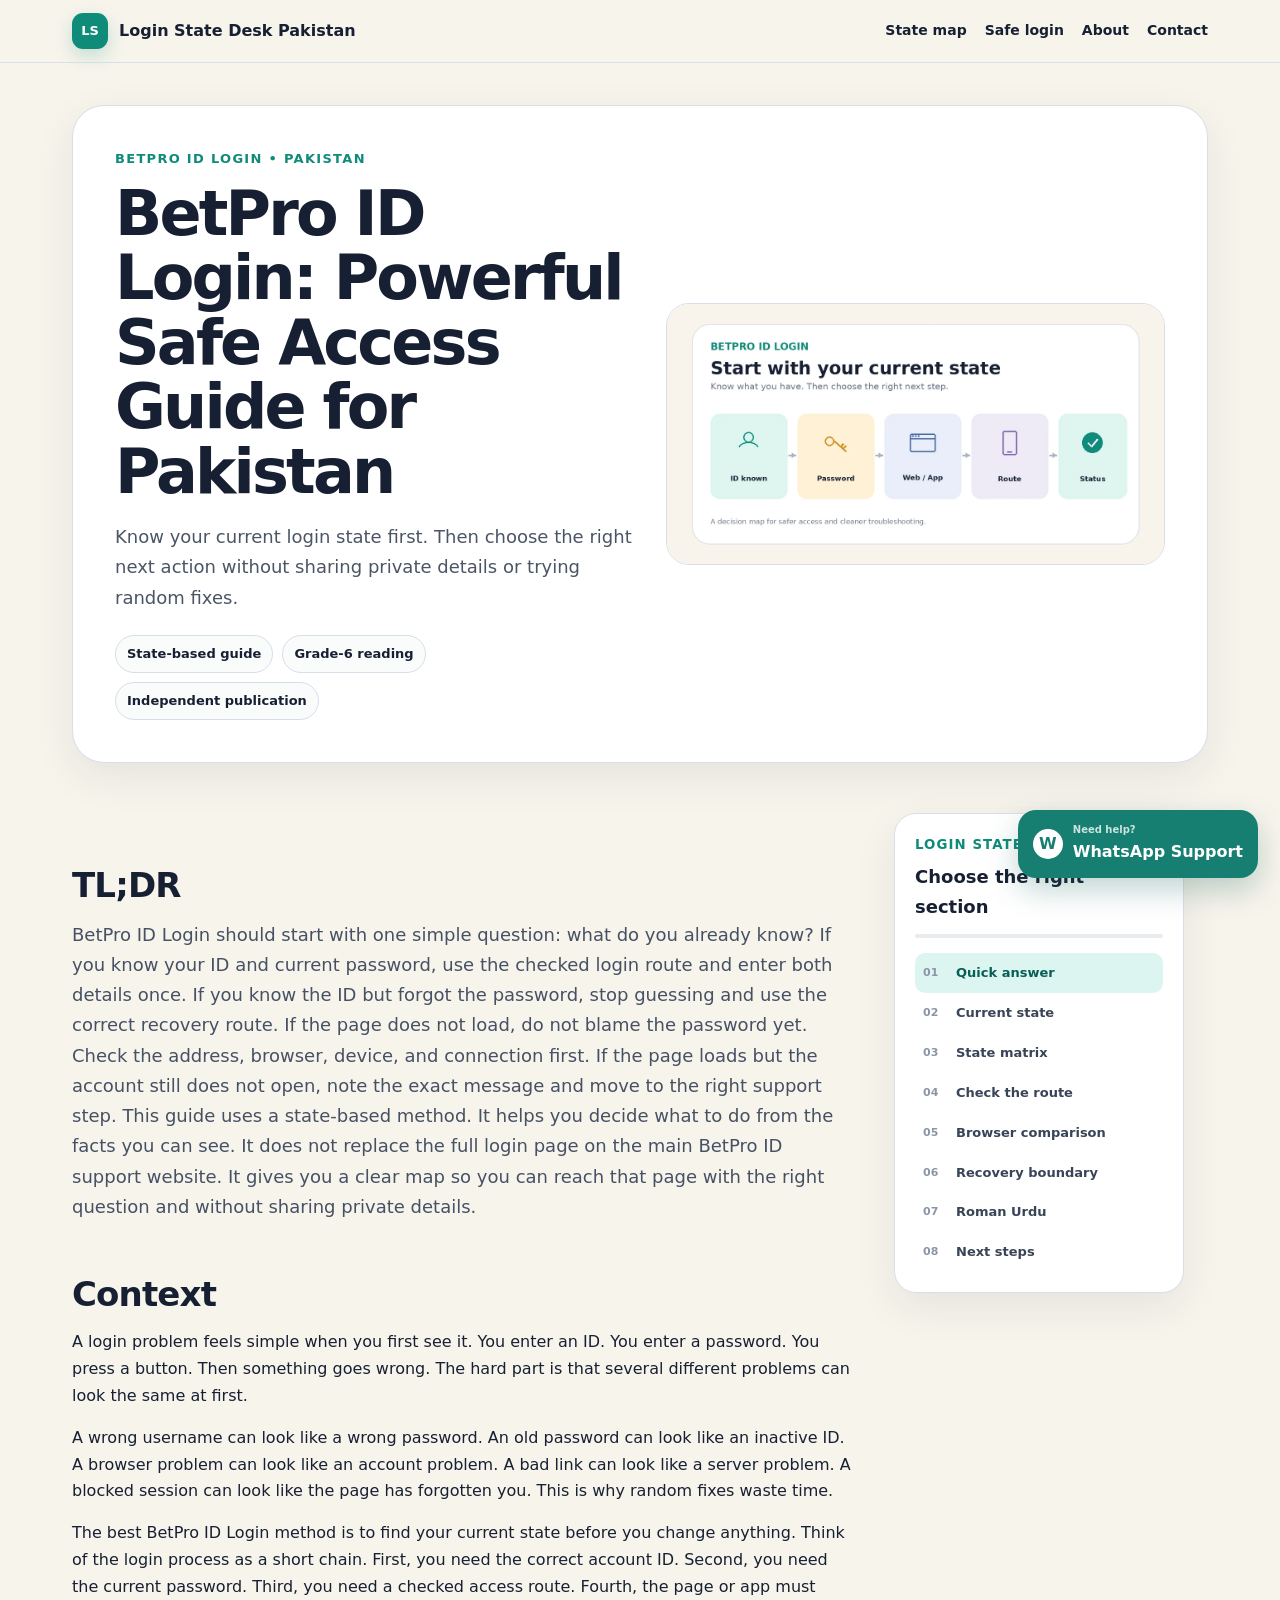
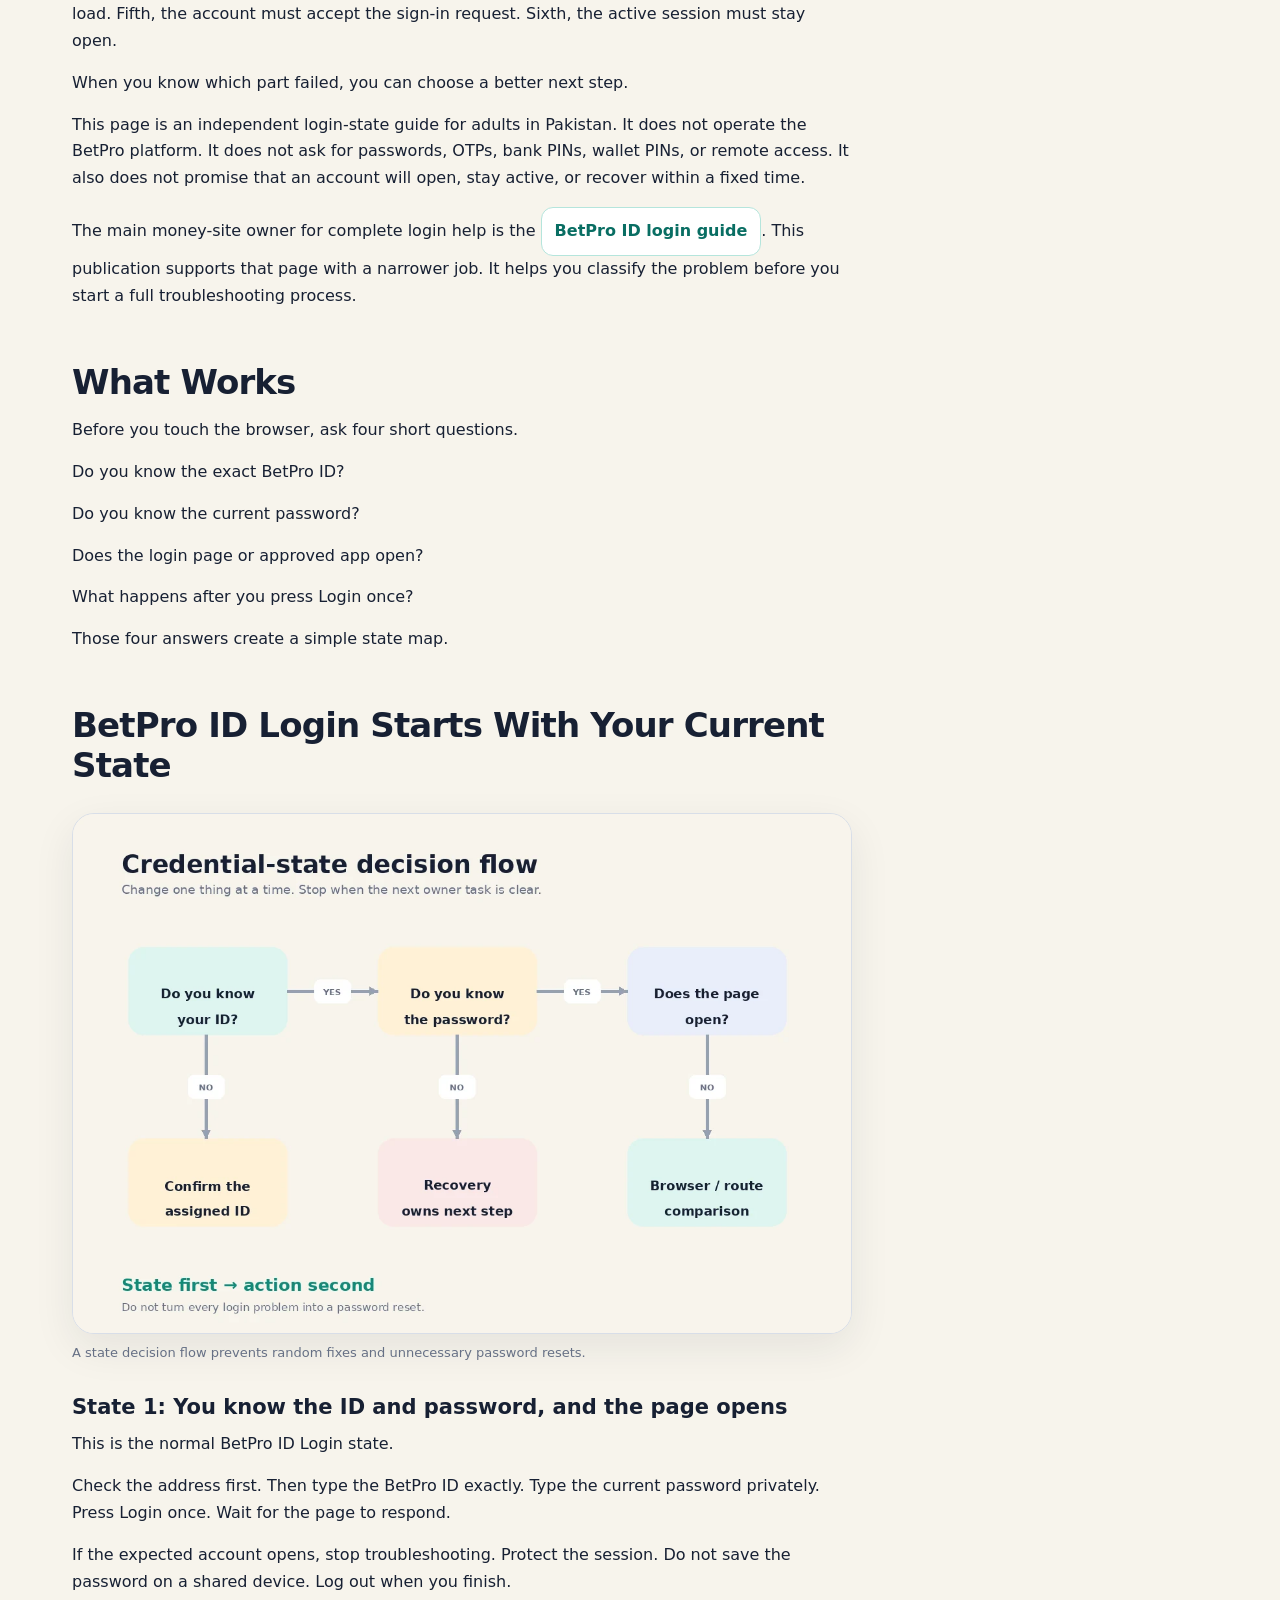
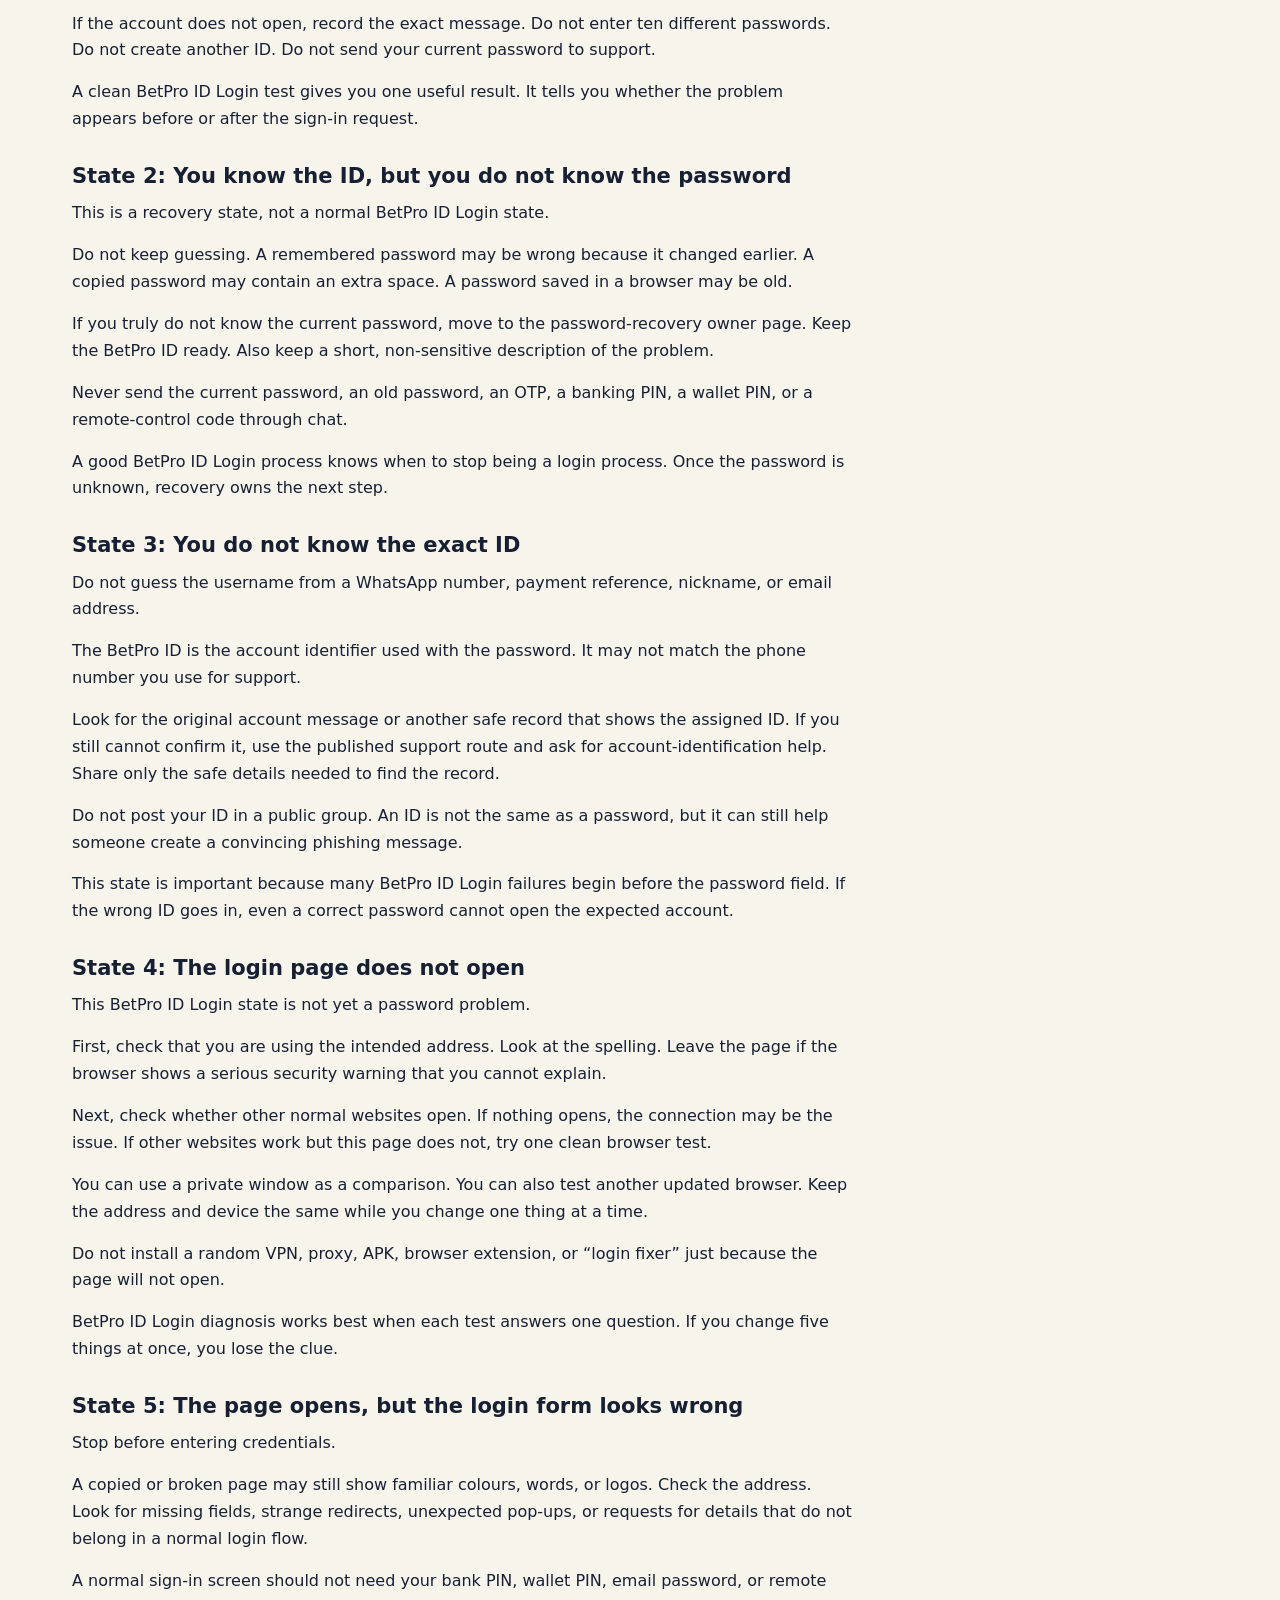
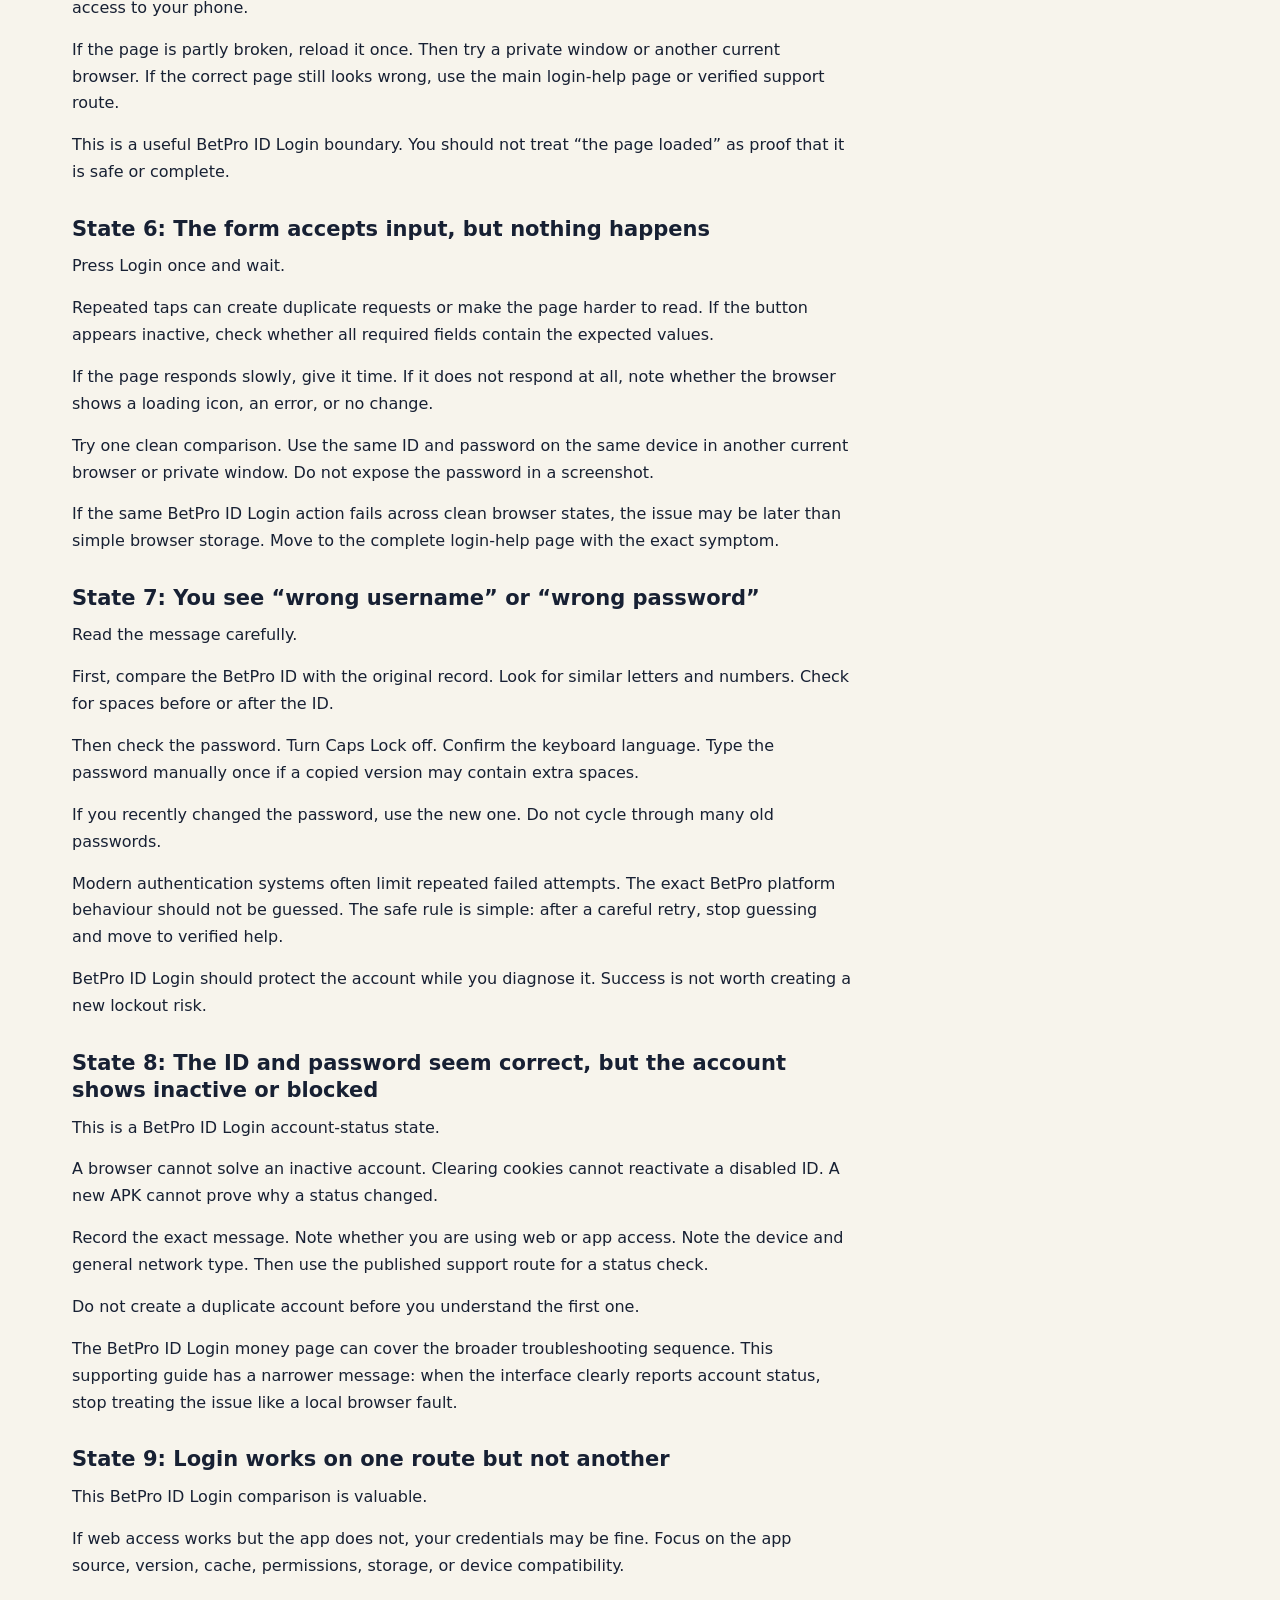
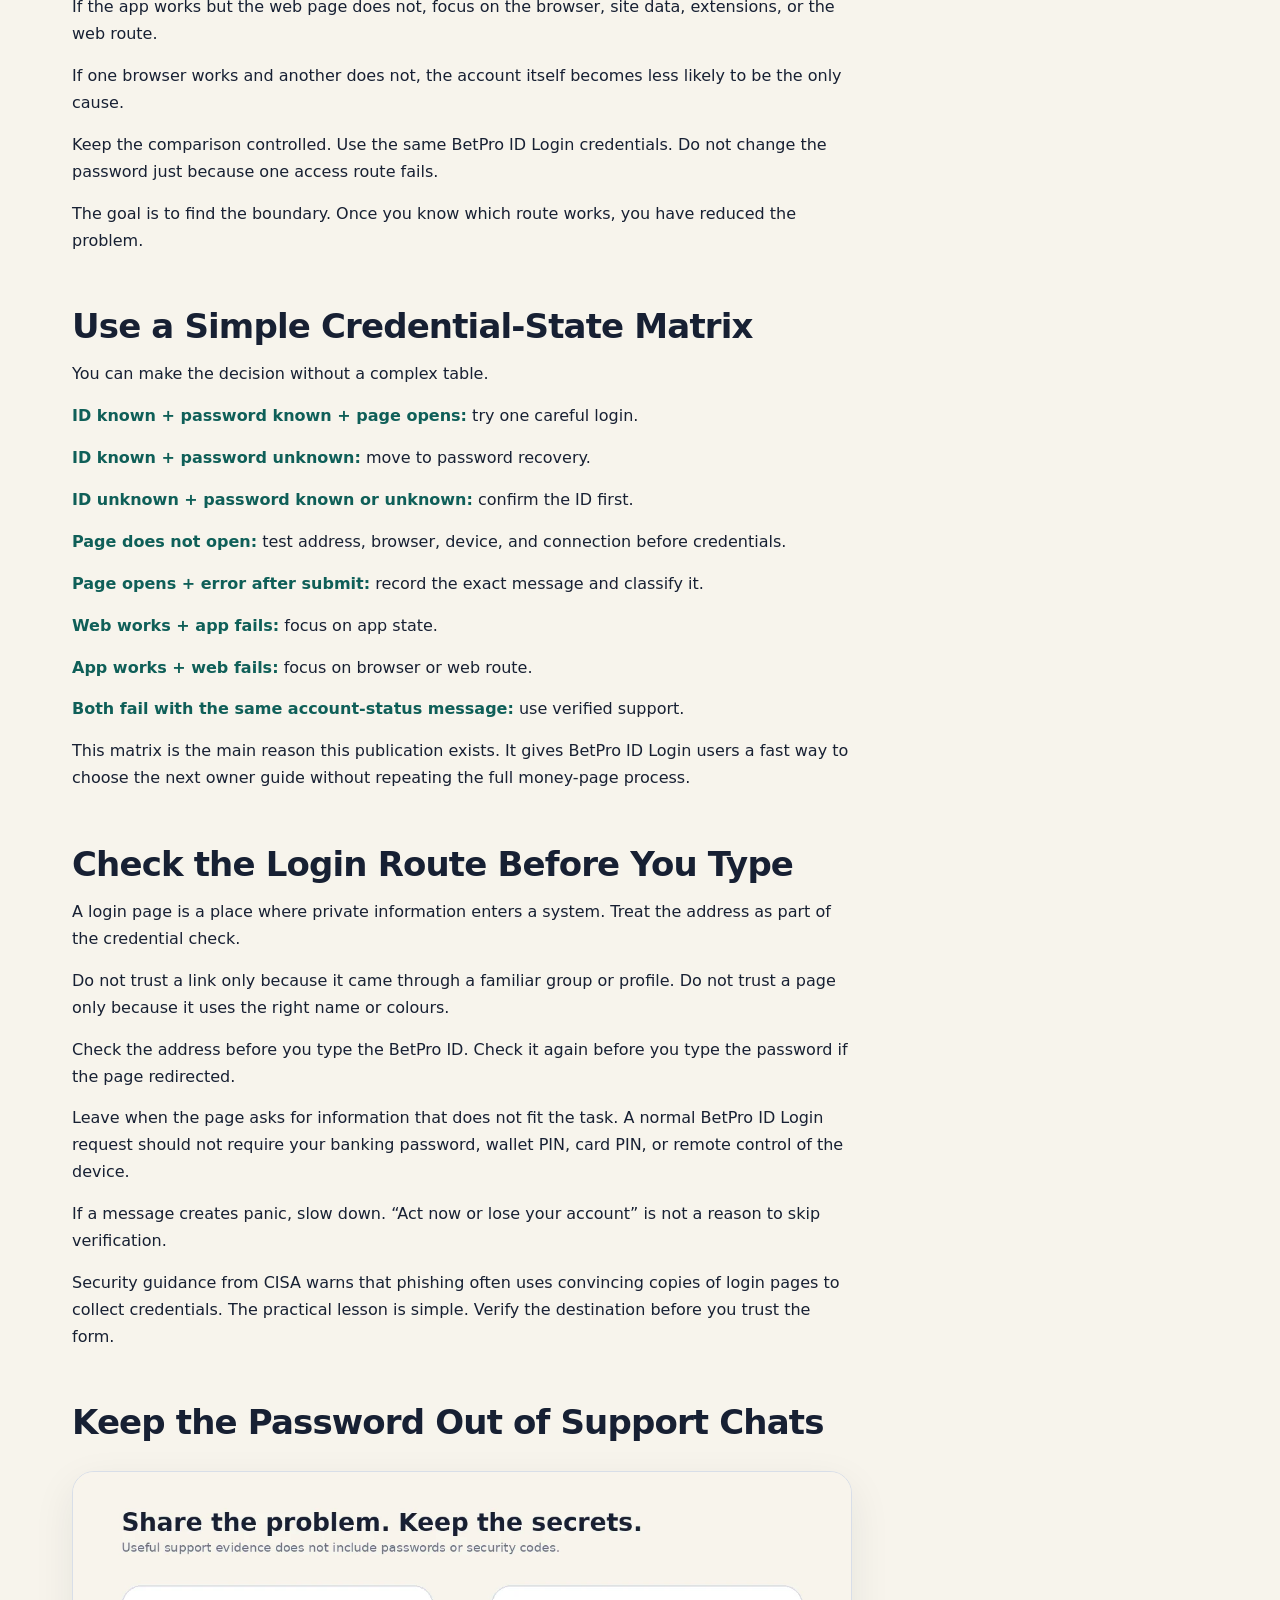
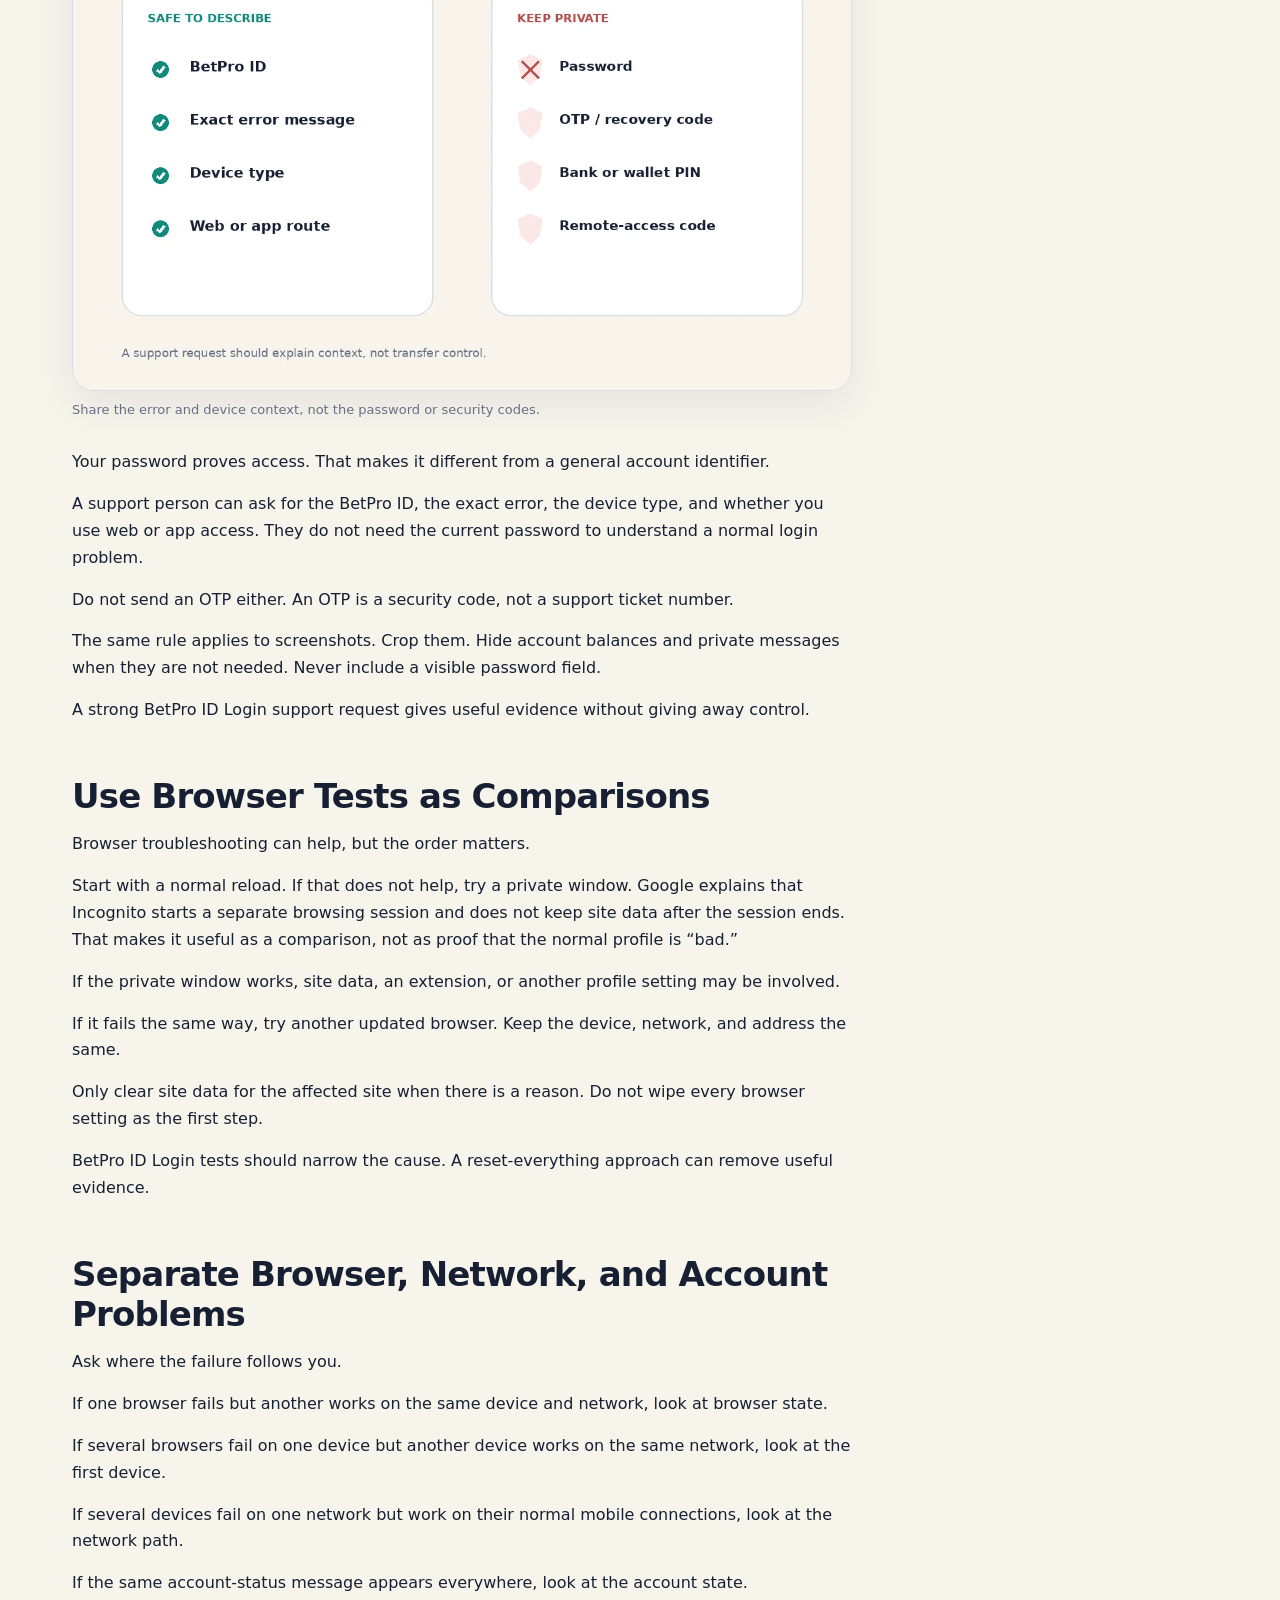
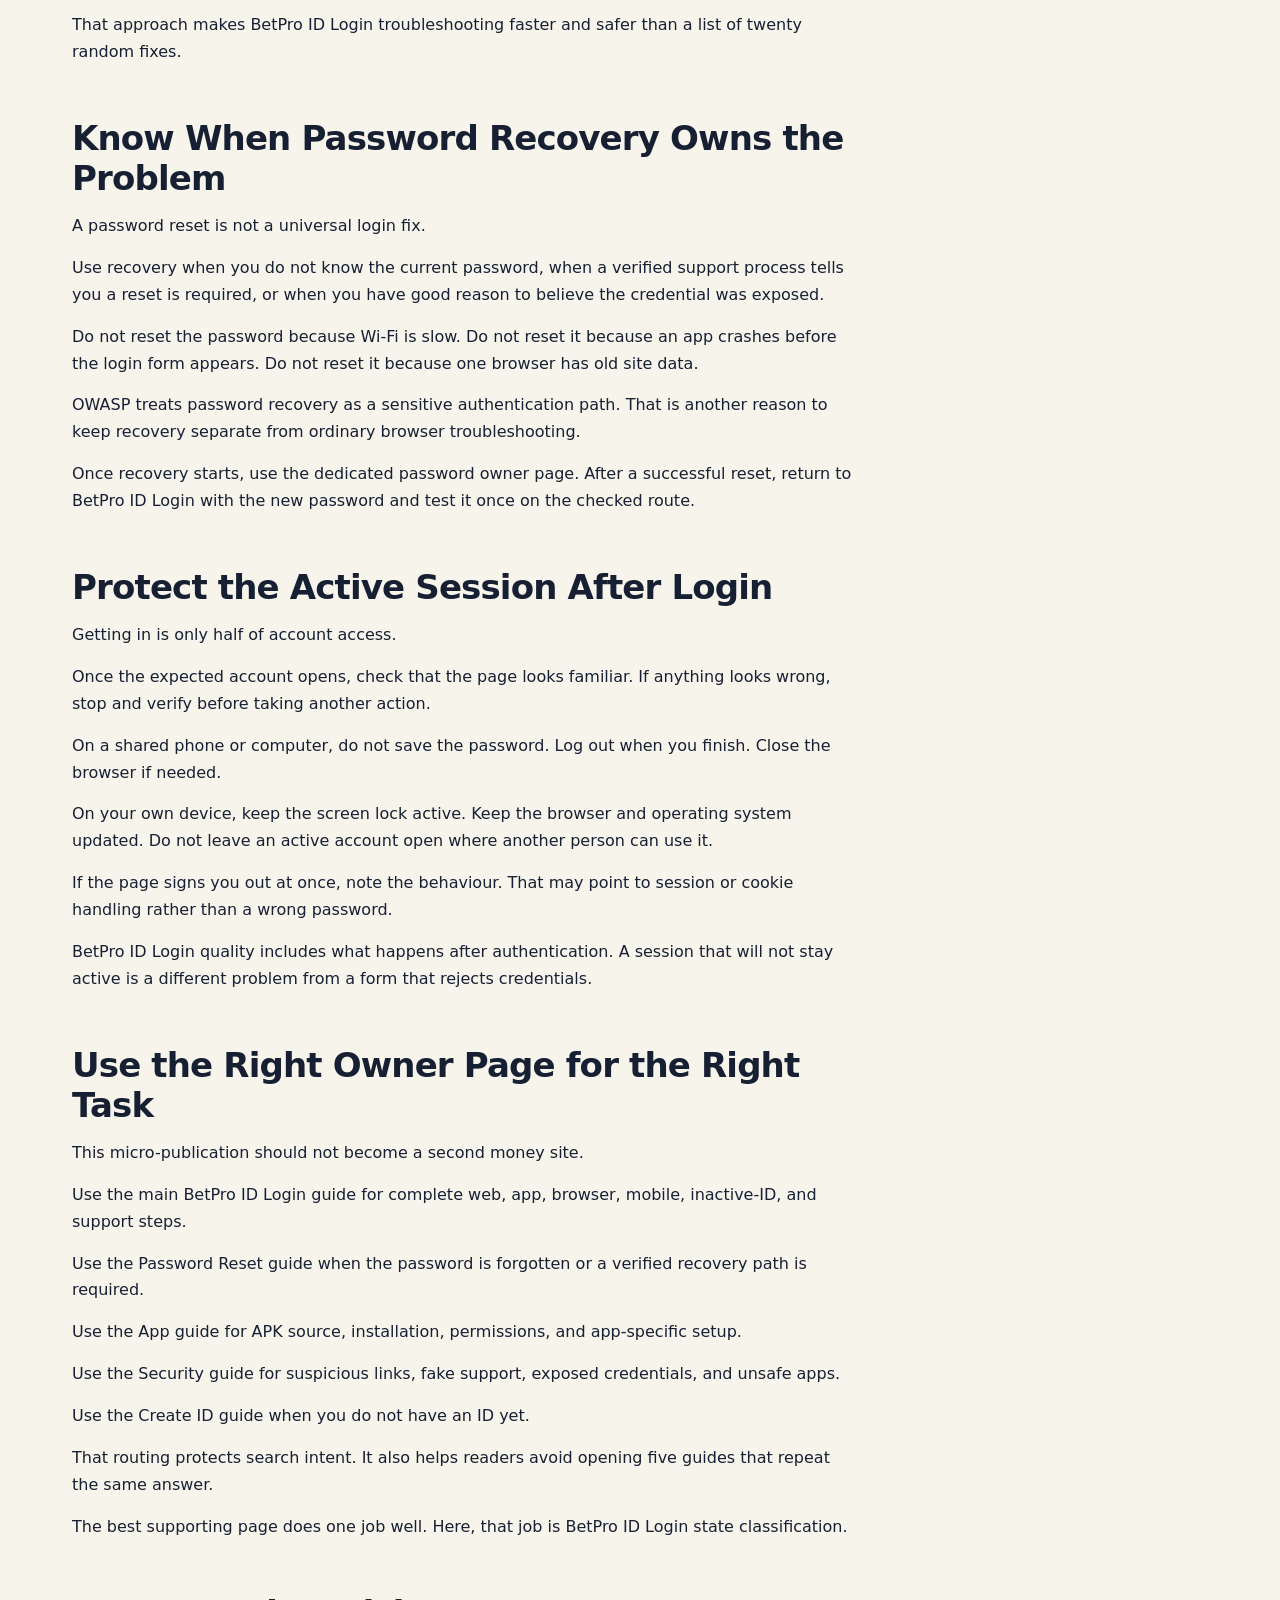
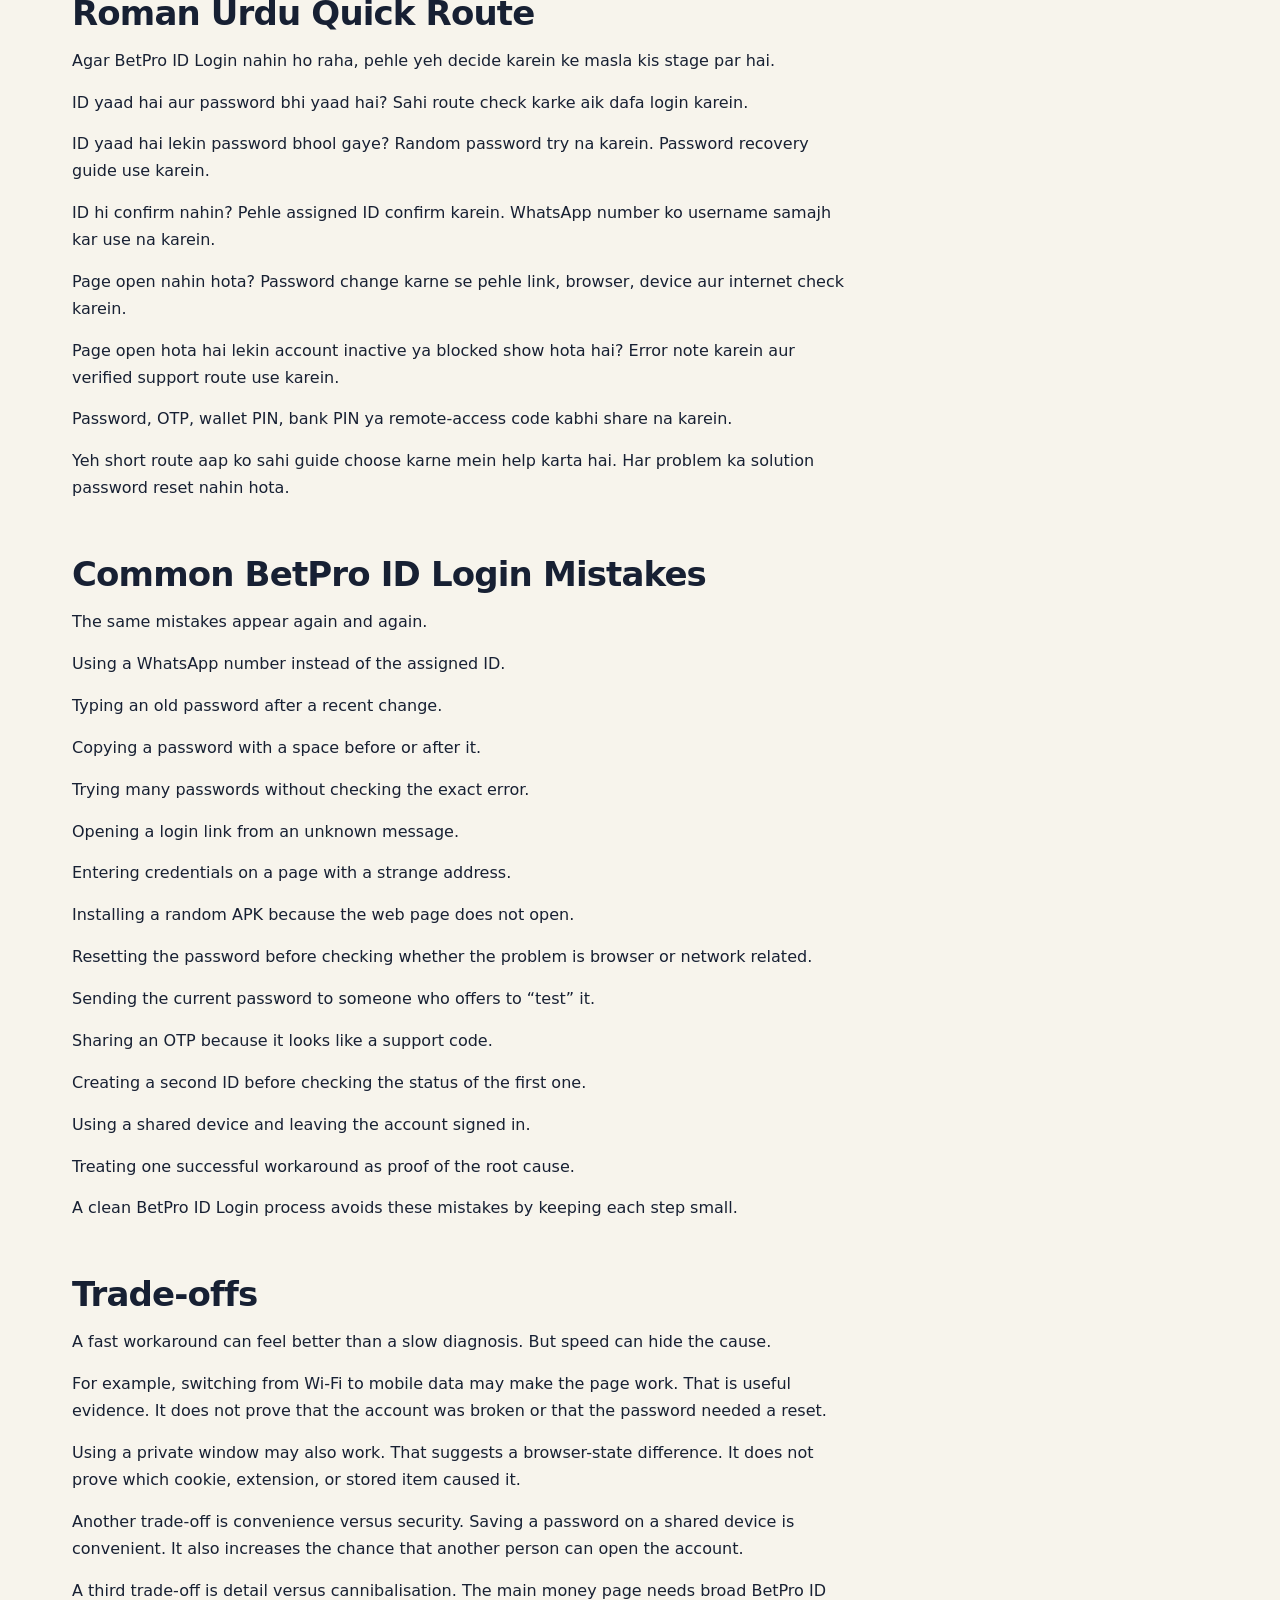
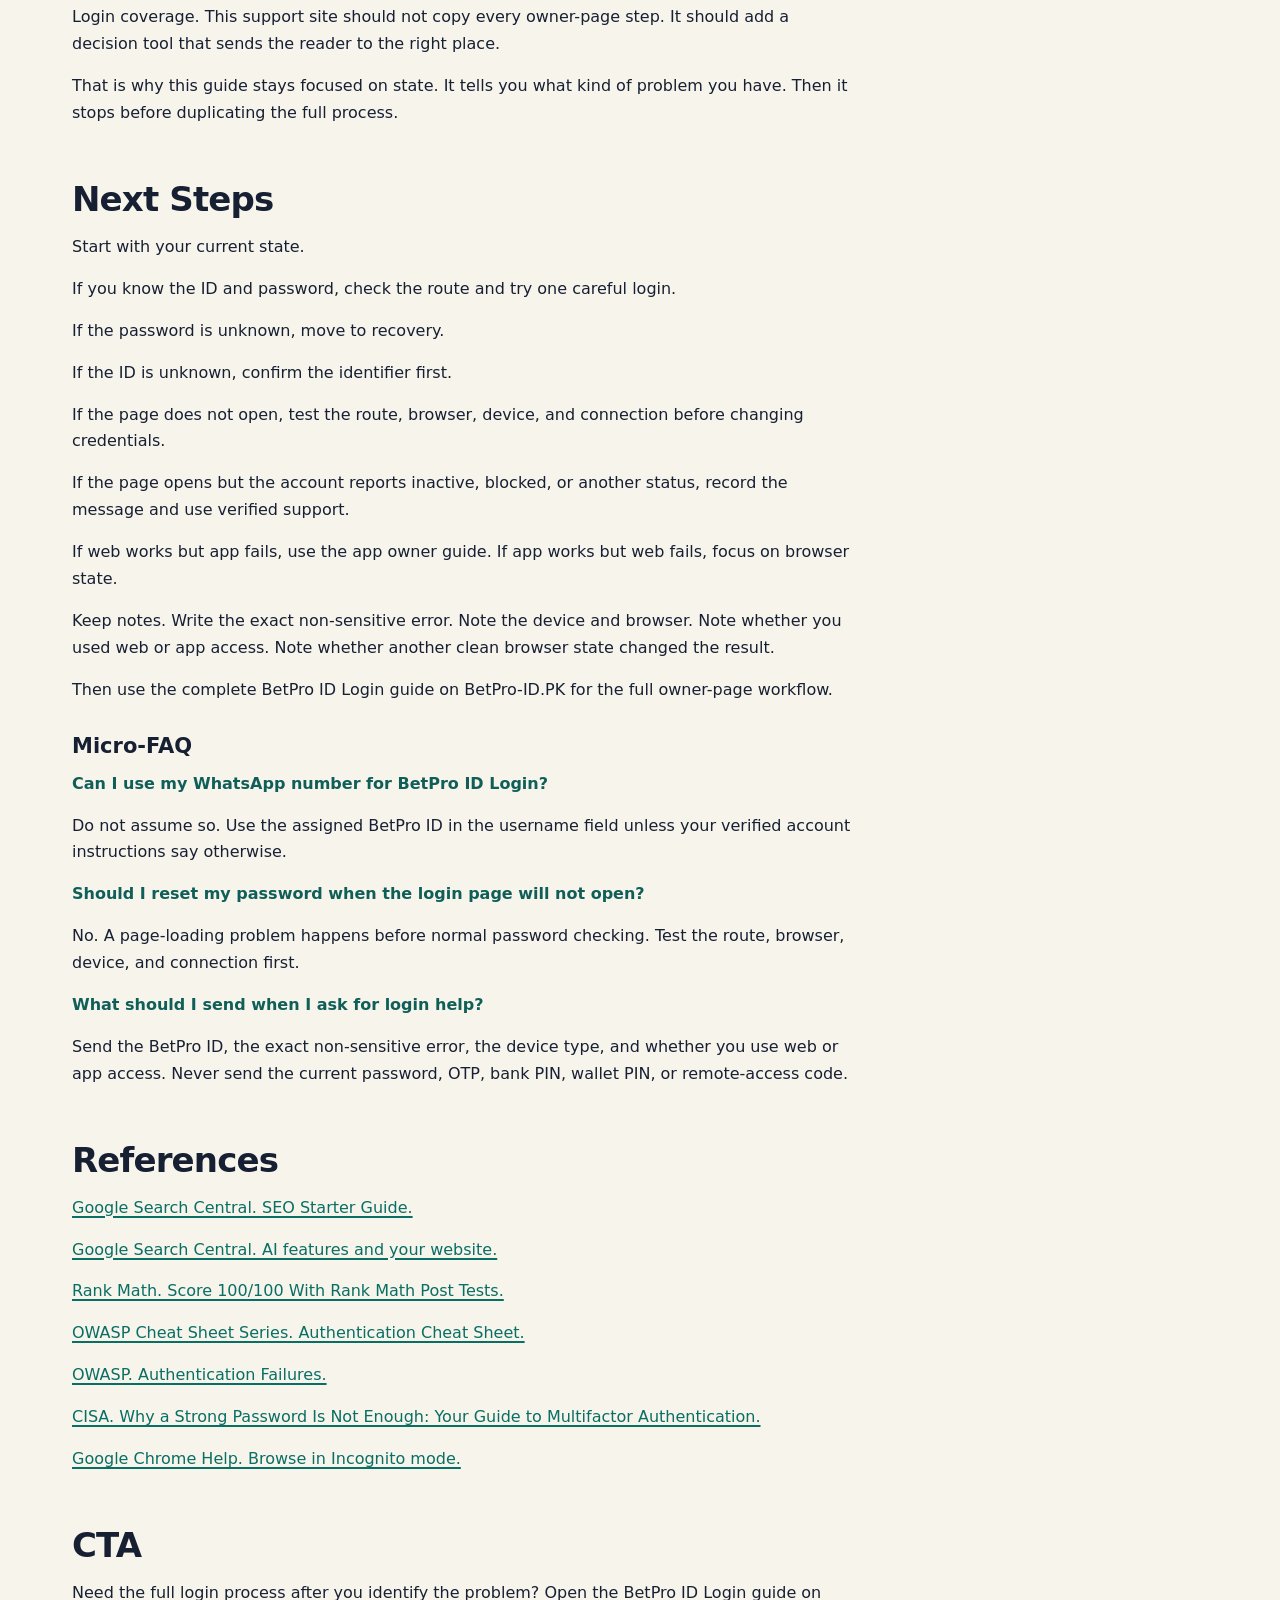
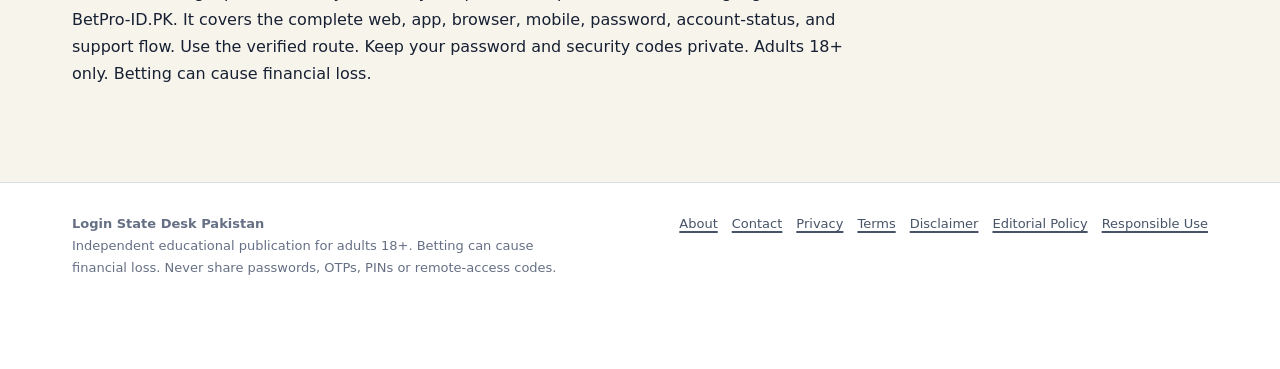
<file: index.html>
<!doctype html><html lang="en-PK"><head>
<meta charset="utf-8"><meta name="viewport" content="width=device-width,initial-scale=1">
<meta name="google-site-verification" content="3ahyuZWRBucY6a5AfCVMo99lMSXiL2Y40tGBBgs3B-Q" />
<title>BetPro ID Login: Powerful Safe Access Guide for Pakistan</title>
<meta name="description" content="BetPro ID Login help for Pakistan. Check your ID, password, route, browser and account state with a simple, safe decision guide.">
<meta name="robots" content="index,follow,max-image-preview:large">
<meta name="theme-color" content="#f7f4ec">
<link rel="stylesheet" href="/assets/style.css">
<link rel="canonical" href="https://login-state-desk-pakistan.up.railway.app/">
<meta property="og:type" content="article">
<meta property="og:title" content="BetPro ID Login: Powerful Safe Access Guide for Pakistan">
<meta property="og:description" content="BetPro ID Login help for Pakistan. Check your ID, password, route, browser and account state with a simple, safe decision guide.">
<meta property="og:url" content="https://login-state-desk-pakistan.up.railway.app/">
<meta property="og:site_name" content="Login State Desk Pakistan">
<meta property="og:image" content="https://login-state-desk-pakistan.up.railway.app/assets/w02-betpro-id-login-state-map.webp">
<meta property="og:image:width" content="1200">
<meta property="og:image:height" content="628">
<meta name="twitter:card" content="summary_large_image">
<meta name="twitter:title" content="BetPro ID Login: Powerful Safe Access Guide for Pakistan">
<meta name="twitter:description" content="BetPro ID Login help for Pakistan. Check your ID, password, route, browser and account state with a simple, safe decision guide.">
<meta name="twitter:image" content="https://login-state-desk-pakistan.up.railway.app/assets/w02-betpro-id-login-state-map.webp">
<script type="application/ld+json">{"@context":"https://schema.org","@graph":[{"@type":"WebSite","@id":"https://login-state-desk-pakistan.up.railway.app/#website","url":"https://login-state-desk-pakistan.up.railway.app/","name":"Login State Desk Pakistan","inLanguage":"en-PK"},{"@type":"Organization","@id":"https://login-state-desk-pakistan.up.railway.app/#publisher","name":"Login State Desk Pakistan","url":"https://login-state-desk-pakistan.up.railway.app/"},{"@type":"WebPage","@id":"https://login-state-desk-pakistan.up.railway.app/#webpage","url":"https://login-state-desk-pakistan.up.railway.app/","name":"BetPro ID Login: Powerful Safe Access Guide for Pakistan","description":"BetPro ID Login help for Pakistan. Check your ID, password, route, browser and account state with a simple, safe decision guide.","isPartOf":{"@id":"https://login-state-desk-pakistan.up.railway.app/#website"},"inLanguage":"en-PK"},{"@type":"Article","@id":"https://login-state-desk-pakistan.up.railway.app/#article","headline":"BetPro ID Login: Powerful Safe Access Guide for Pakistan","description":"BetPro ID Login help for Pakistan. Check your ID, password, route, browser and account state with a simple, safe decision guide.","mainEntityOfPage":{"@id":"https://login-state-desk-pakistan.up.railway.app/#webpage"},"author":{"@type":"Organization","name":"Login State Desk Pakistan Editorial Desk"},"publisher":{"@id":"https://login-state-desk-pakistan.up.railway.app/#publisher"},"datePublished":"2026-08-17","dateModified":"2026-08-17","image":["https://login-state-desk-pakistan.up.railway.app/assets/w02-betpro-id-login-state-map.webp"],"inLanguage":"en-PK"},{"@type":"BreadcrumbList","itemListElement":[{"@type":"ListItem","position":1,"name":"Home","item":"https://login-state-desk-pakistan.up.railway.app/"}]}]}</script>
</head><a class="skip" href="#main">Skip to content</a>
<header class="sitehead"><nav class="nav" aria-label="Primary">
<a class="brand" href="/"><span class="mark">LS</span><span>Login State Desk Pakistan</span></a>
<div class="navlinks"><a href="/#state-map">State map</a><a href="/#safe-route">Safe login</a><a href="/about/">About</a><a href="/contact/">Contact</a></div>
</nav></header>
<main id="main">
<section class="hero"><div class="hero-card">
<div><div class="eyebrow">BetPro ID Login • Pakistan</div>
<h1>BetPro ID Login: Powerful Safe Access Guide for Pakistan</h1>
<p>Know your current login state first. Then choose the right next action without sharing private details or trying random fixes.</p>
<div class="badges"><span class="badge">State-based guide</span><span class="badge">Grade-6 reading</span><span class="badge">Independent publication</span></div>
</div>
<img src="/assets/w02-betpro-id-login-state-map.webp" width="1200" height="628" alt="BetPro ID Login state map for ID, password, web, app and account status checks">
</div></section>
<div class="page">
<article class="article">
<details class="mobile-guide"><summary>Article guide</summary><a href="#quick-answer">Quick answer</a><a href="#current-state">Current state</a><a href="#state-map">State matrix</a><a href="#safe-route">Check the route</a><a href="#browser-comparison">Browser comparison</a><a href="#recovery-boundary">Recovery boundary</a><a href="#roman-urdu">Roman Urdu</a><a href="#next-steps">Next steps</a></details>
<section id="quick-answer"><h2>TL;DR</h2>
<p class="lede">BetPro ID Login should start with one simple question: what do you already know? If you know your ID and current password, use the checked login route and enter both details once. If you know the ID but forgot the password, stop guessing and use the correct recovery route. If the page does not load, do not blame the password yet. Check the address, browser, device, and connection first. If the page loads but the account still does not open, note the exact message and move to the right support step. This guide uses a state-based method. It helps you decide what to do from the facts you can see. It does not replace the full login page on the main BetPro ID support website. It gives you a clear map so you can reach that page with the right question and without sharing private details.</p>
</section>
<section id="context"><h2>Context</h2>
<p>A login problem feels simple when you first see it. You enter an ID. You enter a password. You press a button. Then something goes wrong. The hard part is that several different problems can look the same at first.</p>
<p>A wrong username can look like a wrong password. An old password can look like an inactive ID. A browser problem can look like an account problem. A bad link can look like a server problem. A blocked session can look like the page has forgotten you. This is why random fixes waste time.</p>
<p>The best BetPro ID Login method is to find your current state before you change anything. Think of the login process as a short chain. First, you need the correct account ID. Second, you need the current password. Third, you need a checked access route. Fourth, the page or app must load. Fifth, the account must accept the sign-in request. Sixth, the active session must stay open.</p>
<p>When you know which part failed, you can choose a better next step.</p>
<p>This page is an independent login-state guide for adults in Pakistan. It does not operate the BetPro platform. It does not ask for passwords, OTPs, bank PINs, wallet PINs, or remote access. It also does not promise that an account will open, stay active, or recover within a fixed time.</p>
<p>The main money-site owner for complete login help is the <a class="owner-link" href="https://betpro-id.pk/betpro-id-login" rel="noopener">BetPro ID login guide</a>. This publication supports that page with a narrower job. It helps you classify the problem before you start a full troubleshooting process.</p>
</section>
<section id="what-works"><h2>What Works</h2>
<p>Before you touch the browser, ask four short questions.</p>
<p>Do you know the exact BetPro ID?</p>
<p>Do you know the current password?</p>
<p>Does the login page or approved app open?</p>
<p>What happens after you press Login once?</p>
<p>Those four answers create a simple state map.</p>
</section>
<section id="current-state"><h2>BetPro ID Login Starts With Your Current State</h2>
<figure class="visual"><img src="/assets/w02-credential-state-decision-flow.webp" width="1200" height="800" loading="lazy" alt="BetPro ID Login credential state decision flow for known ID, forgotten password and blocked access"><figcaption>A state decision flow prevents random fixes and unnecessary password resets.</figcaption></figure>
<h3 id="state-1-you-know-the-id-and-password-and-the-page-opens">State 1: You know the ID and password, and the page opens</h3>
<p>This is the normal BetPro ID Login state.</p>
<p>Check the address first. Then type the BetPro ID exactly. Type the current password privately. Press Login once. Wait for the page to respond.</p>
<p>If the expected account opens, stop troubleshooting. Protect the session. Do not save the password on a shared device. Log out when you finish.</p>
<p>If the account does not open, record the exact message. Do not enter ten different passwords. Do not create another ID. Do not send your current password to support.</p>
<p>A clean BetPro ID Login test gives you one useful result. It tells you whether the problem appears before or after the sign-in request.</p>
<h3 id="state-2-you-know-the-id-but-you-do-not-know-the-password">State 2: You know the ID, but you do not know the password</h3>
<p>This is a recovery state, not a normal BetPro ID Login state.</p>
<p>Do not keep guessing. A remembered password may be wrong because it changed earlier. A copied password may contain an extra space. A password saved in a browser may be old.</p>
<p>If you truly do not know the current password, move to the password-recovery owner page. Keep the BetPro ID ready. Also keep a short, non-sensitive description of the problem.</p>
<p>Never send the current password, an old password, an OTP, a banking PIN, a wallet PIN, or a remote-control code through chat.</p>
<p>A good BetPro ID Login process knows when to stop being a login process. Once the password is unknown, recovery owns the next step.</p>
<h3 id="state-3-you-do-not-know-the-exact-id">State 3: You do not know the exact ID</h3>
<p>Do not guess the username from a WhatsApp number, payment reference, nickname, or email address.</p>
<p>The BetPro ID is the account identifier used with the password. It may not match the phone number you use for support.</p>
<p>Look for the original account message or another safe record that shows the assigned ID. If you still cannot confirm it, use the published support route and ask for account-identification help. Share only the safe details needed to find the record.</p>
<p>Do not post your ID in a public group. An ID is not the same as a password, but it can still help someone create a convincing phishing message.</p>
<p>This state is important because many BetPro ID Login failures begin before the password field. If the wrong ID goes in, even a correct password cannot open the expected account.</p>
<h3 id="state-4-the-login-page-does-not-open">State 4: The login page does not open</h3>
<p>This BetPro ID Login state is not yet a password problem.</p>
<p>First, check that you are using the intended address. Look at the spelling. Leave the page if the browser shows a serious security warning that you cannot explain.</p>
<p>Next, check whether other normal websites open. If nothing opens, the connection may be the issue. If other websites work but this page does not, try one clean browser test.</p>
<p>You can use a private window as a comparison. You can also test another updated browser. Keep the address and device the same while you change one thing at a time.</p>
<p>Do not install a random VPN, proxy, APK, browser extension, or “login fixer” just because the page will not open.</p>
<p>BetPro ID Login diagnosis works best when each test answers one question. If you change five things at once, you lose the clue.</p>
<h3 id="state-5-the-page-opens-but-the-login-form-looks-wrong">State 5: The page opens, but the login form looks wrong</h3>
<p>Stop before entering credentials.</p>
<p>A copied or broken page may still show familiar colours, words, or logos. Check the address. Look for missing fields, strange redirects, unexpected pop-ups, or requests for details that do not belong in a normal login flow.</p>
<p>A normal sign-in screen should not need your bank PIN, wallet PIN, email password, or remote access to your phone.</p>
<p>If the page is partly broken, reload it once. Then try a private window or another current browser. If the correct page still looks wrong, use the main login-help page or verified support route.</p>
<p>This is a useful BetPro ID Login boundary. You should not treat “the page loaded” as proof that it is safe or complete.</p>
<h3 id="state-6-the-form-accepts-input-but-nothing-happens">State 6: The form accepts input, but nothing happens</h3>
<p>Press Login once and wait.</p>
<p>Repeated taps can create duplicate requests or make the page harder to read. If the button appears inactive, check whether all required fields contain the expected values.</p>
<p>If the page responds slowly, give it time. If it does not respond at all, note whether the browser shows a loading icon, an error, or no change.</p>
<p>Try one clean comparison. Use the same ID and password on the same device in another current browser or private window. Do not expose the password in a screenshot.</p>
<p>If the same BetPro ID Login action fails across clean browser states, the issue may be later than simple browser storage. Move to the complete login-help page with the exact symptom.</p>
<h3 id="state-7-you-see-wrong-username-or-wrong-password">State 7: You see “wrong username” or “wrong password”</h3>
<p>Read the message carefully.</p>
<p>First, compare the BetPro ID with the original record. Look for similar letters and numbers. Check for spaces before or after the ID.</p>
<p>Then check the password. Turn Caps Lock off. Confirm the keyboard language. Type the password manually once if a copied version may contain extra spaces.</p>
<p>If you recently changed the password, use the new one. Do not cycle through many old passwords.</p>
<p>Modern authentication systems often limit repeated failed attempts. The exact BetPro platform behaviour should not be guessed. The safe rule is simple: after a careful retry, stop guessing and move to verified help.</p>
<p>BetPro ID Login should protect the account while you diagnose it. Success is not worth creating a new lockout risk.</p>
<h3 id="state-8-the-id-and-password-seem-correct-but-the-account-shows-inactive-or-blocked">State 8: The ID and password seem correct, but the account shows inactive or blocked</h3>
<p>This is a BetPro ID Login account-status state.</p>
<p>A browser cannot solve an inactive account. Clearing cookies cannot reactivate a disabled ID. A new APK cannot prove why a status changed.</p>
<p>Record the exact message. Note whether you are using web or app access. Note the device and general network type. Then use the published support route for a status check.</p>
<p>Do not create a duplicate account before you understand the first one.</p>
<p>The BetPro ID Login money page can cover the broader troubleshooting sequence. This supporting guide has a narrower message: when the interface clearly reports account status, stop treating the issue like a local browser fault.</p>
<h3 id="state-9-login-works-on-one-route-but-not-another">State 9: Login works on one route but not another</h3>
<p>This BetPro ID Login comparison is valuable.</p>
<p>If web access works but the app does not, your credentials may be fine. Focus on the app source, version, cache, permissions, storage, or device compatibility.</p>
<p>If the app works but the web page does not, focus on the browser, site data, extensions, or the web route.</p>
<p>If one browser works and another does not, the account itself becomes less likely to be the only cause.</p>
<p>Keep the comparison controlled. Use the same BetPro ID Login credentials. Do not change the password just because one access route fails.</p>
<p>The goal is to find the boundary. Once you know which route works, you have reduced the problem.</p>
</section>
<section id="state-map"><h2>Use a Simple Credential-State Matrix</h2>
<p>You can make the decision without a complex table.</p>
<p><strong>ID known + password known + page opens:</strong> try one careful login.</p>
<p><strong>ID known + password unknown:</strong> move to password recovery.</p>
<p><strong>ID unknown + password known or unknown:</strong> confirm the ID first.</p>
<p><strong>Page does not open:</strong> test address, browser, device, and connection before credentials.</p>
<p><strong>Page opens + error after submit:</strong> record the exact message and classify it.</p>
<p><strong>Web works + app fails:</strong> focus on app state.</p>
<p><strong>App works + web fails:</strong> focus on browser or web route.</p>
<p><strong>Both fail with the same account-status message:</strong> use verified support.</p>
<p>This matrix is the main reason this publication exists. It gives BetPro ID Login users a fast way to choose the next owner guide without repeating the full money-page process.</p>
</section>
<section id="safe-route"><h2>Check the Login Route Before You Type</h2>
<p>A login page is a place where private information enters a system. Treat the address as part of the credential check.</p>
<p>Do not trust a link only because it came through a familiar group or profile. Do not trust a page only because it uses the right name or colours.</p>
<p>Check the address before you type the BetPro ID. Check it again before you type the password if the page redirected.</p>
<p>Leave when the page asks for information that does not fit the task. A normal BetPro ID Login request should not require your banking password, wallet PIN, card PIN, or remote control of the device.</p>
<p>If a message creates panic, slow down. “Act now or lose your account” is not a reason to skip verification.</p>
<p>Security guidance from CISA warns that phishing often uses convincing copies of login pages to collect credentials. The practical lesson is simple. Verify the destination before you trust the form.</p>
</section>
<section id="private-details"><h2>Keep the Password Out of Support Chats</h2>
<figure class="visual"><img src="/assets/w02-safe-login-evidence.webp" width="1200" height="800" loading="lazy" alt="BetPro ID Login safe support evidence showing error, device and route while keeping password and OTP private"><figcaption>Share the error and device context, not the password or security codes.</figcaption></figure>
<p>Your password proves access. That makes it different from a general account identifier.</p>
<p>A support person can ask for the BetPro ID, the exact error, the device type, and whether you use web or app access. They do not need the current password to understand a normal login problem.</p>
<p>Do not send an OTP either. An OTP is a security code, not a support ticket number.</p>
<p>The same rule applies to screenshots. Crop them. Hide account balances and private messages when they are not needed. Never include a visible password field.</p>
<p>A strong BetPro ID Login support request gives useful evidence without giving away control.</p>
</section>
<section id="browser-comparison"><h2>Use Browser Tests as Comparisons</h2>
<p>Browser troubleshooting can help, but the order matters.</p>
<p>Start with a normal reload. If that does not help, try a private window. Google explains that Incognito starts a separate browsing session and does not keep site data after the session ends. That makes it useful as a comparison, not as proof that the normal profile is “bad.”</p>
<p>If the private window works, site data, an extension, or another profile setting may be involved.</p>
<p>If it fails the same way, try another updated browser. Keep the device, network, and address the same.</p>
<p>Only clear site data for the affected site when there is a reason. Do not wipe every browser setting as the first step.</p>
<p>BetPro ID Login tests should narrow the cause. A reset-everything approach can remove useful evidence.</p>
</section>
<section id="problem-boundary"><h2>Separate Browser, Network, and Account Problems</h2>
<p>Ask where the failure follows you.</p>
<p>If one browser fails but another works on the same device and network, look at browser state.</p>
<p>If several browsers fail on one device but another device works on the same network, look at the first device.</p>
<p>If several devices fail on one network but work on their normal mobile connections, look at the network path.</p>
<p>If the same account-status message appears everywhere, look at the account state.</p>
<p>That approach makes BetPro ID Login troubleshooting faster and safer than a list of twenty random fixes.</p>
</section>
<section id="recovery-boundary"><h2>Know When Password Recovery Owns the Problem</h2>
<p>A password reset is not a universal login fix.</p>
<p>Use recovery when you do not know the current password, when a verified support process tells you a reset is required, or when you have good reason to believe the credential was exposed.</p>
<p>Do not reset the password because Wi-Fi is slow. Do not reset it because an app crashes before the login form appears. Do not reset it because one browser has old site data.</p>
<p>OWASP treats password recovery as a sensitive authentication path. That is another reason to keep recovery separate from ordinary browser troubleshooting.</p>
<p>Once recovery starts, use the dedicated password owner page. After a successful reset, return to BetPro ID Login with the new password and test it once on the checked route.</p>
</section>
<section id="session-safety"><h2>Protect the Active Session After Login</h2>
<p>Getting in is only half of account access.</p>
<p>Once the expected account opens, check that the page looks familiar. If anything looks wrong, stop and verify before taking another action.</p>
<p>On a shared phone or computer, do not save the password. Log out when you finish. Close the browser if needed.</p>
<p>On your own device, keep the screen lock active. Keep the browser and operating system updated. Do not leave an active account open where another person can use it.</p>
<p>If the page signs you out at once, note the behaviour. That may point to session or cookie handling rather than a wrong password.</p>
<p>BetPro ID Login quality includes what happens after authentication. A session that will not stay active is a different problem from a form that rejects credentials.</p>
</section>
<section id="owner-pages"><h2>Use the Right Owner Page for the Right Task</h2>
<p>This micro-publication should not become a second money site.</p>
<p>Use the main BetPro ID Login guide for complete web, app, browser, mobile, inactive-ID, and support steps.</p>
<p>Use the Password Reset guide when the password is forgotten or a verified recovery path is required.</p>
<p>Use the App guide for APK source, installation, permissions, and app-specific setup.</p>
<p>Use the Security guide for suspicious links, fake support, exposed credentials, and unsafe apps.</p>
<p>Use the Create ID guide when you do not have an ID yet.</p>
<p>That routing protects search intent. It also helps readers avoid opening five guides that repeat the same answer.</p>
<p>The best supporting page does one job well. Here, that job is BetPro ID Login state classification.</p>
</section>
<section id="roman-urdu"><h2>Roman Urdu Quick Route</h2>
<p>Agar BetPro ID Login nahin ho raha, pehle yeh decide karein ke masla kis stage par hai.</p>
<p>ID yaad hai aur password bhi yaad hai? Sahi route check karke aik dafa login karein.</p>
<p>ID yaad hai lekin password bhool gaye? Random password try na karein. Password recovery guide use karein.</p>
<p>ID hi confirm nahin? Pehle assigned ID confirm karein. WhatsApp number ko username samajh kar use na karein.</p>
<p>Page open nahin hota? Password change karne se pehle link, browser, device aur internet check karein.</p>
<p>Page open hota hai lekin account inactive ya blocked show hota hai? Error note karein aur verified support route use karein.</p>
<p>Password, OTP, wallet PIN, bank PIN ya remote-access code kabhi share na karein.</p>
<p>Yeh short route aap ko sahi guide choose karne mein help karta hai. Har problem ka solution password reset nahin hota.</p>
</section>
<section id="common-mistakes"><h2>Common BetPro ID Login Mistakes</h2>
<p>The same mistakes appear again and again.</p>
<p>Using a WhatsApp number instead of the assigned ID.</p>
<p>Typing an old password after a recent change.</p>
<p>Copying a password with a space before or after it.</p>
<p>Trying many passwords without checking the exact error.</p>
<p>Opening a login link from an unknown message.</p>
<p>Entering credentials on a page with a strange address.</p>
<p>Installing a random APK because the web page does not open.</p>
<p>Resetting the password before checking whether the problem is browser or network related.</p>
<p>Sending the current password to someone who offers to “test” it.</p>
<p>Sharing an OTP because it looks like a support code.</p>
<p>Creating a second ID before checking the status of the first one.</p>
<p>Using a shared device and leaving the account signed in.</p>
<p>Treating one successful workaround as proof of the root cause.</p>
<p>A clean BetPro ID Login process avoids these mistakes by keeping each step small.</p>
</section>
<section id="trade-offs"><h2>Trade-offs</h2>
<p>A fast workaround can feel better than a slow diagnosis. But speed can hide the cause.</p>
<p>For example, switching from Wi-Fi to mobile data may make the page work. That is useful evidence. It does not prove that the account was broken or that the password needed a reset.</p>
<p>Using a private window may also work. That suggests a browser-state difference. It does not prove which cookie, extension, or stored item caused it.</p>
<p>Another trade-off is convenience versus security. Saving a password on a shared device is convenient. It also increases the chance that another person can open the account.</p>
<p>A third trade-off is detail versus cannibalisation. The main money page needs broad BetPro ID Login coverage. This support site should not copy every owner-page step. It should add a decision tool that sends the reader to the right place.</p>
<p>That is why this guide stays focused on state. It tells you what kind of problem you have. Then it stops before duplicating the full process.</p>
</section>
<section id="next-steps"><h2>Next Steps</h2>
<p>Start with your current state.</p>
<p>If you know the ID and password, check the route and try one careful login.</p>
<p>If the password is unknown, move to recovery.</p>
<p>If the ID is unknown, confirm the identifier first.</p>
<p>If the page does not open, test the route, browser, device, and connection before changing credentials.</p>
<p>If the page opens but the account reports inactive, blocked, or another status, record the message and use verified support.</p>
<p>If web works but app fails, use the app owner guide. If app works but web fails, focus on browser state.</p>
<p>Keep notes. Write the exact non-sensitive error. Note the device and browser. Note whether you used web or app access. Note whether another clean browser state changed the result.</p>
<p>Then use the complete BetPro ID Login guide on BetPro-ID.PK for the full owner-page workflow.</p>
<h3 id="micro-faq">Micro-FAQ</h3>
<p><strong>Can I use my WhatsApp number for BetPro ID Login?</strong></p>
<p>Do not assume so. Use the assigned BetPro ID in the username field unless your verified account instructions say otherwise.</p>
<p><strong>Should I reset my password when the login page will not open?</strong></p>
<p>No. A page-loading problem happens before normal password checking. Test the route, browser, device, and connection first.</p>
<p><strong>What should I send when I ask for login help?</strong></p>
<p>Send the BetPro ID, the exact non-sensitive error, the device type, and whether you use web or app access. Never send the current password, OTP, bank PIN, wallet PIN, or remote-access code.</p>
</section>
<section id="references"><h2>References</h2>
<p><a href="https://developers.google.com/search/docs/fundamentals/seo-starter-guide" rel="noopener noreferrer">Google Search Central. SEO Starter Guide.</a></p>
<p><a href="https://developers.google.com/search/docs/appearance/ai-features" rel="noopener noreferrer">Google Search Central. AI features and your website.</a></p>
<p><a href="https://rankmath.com/kb/score-100-in-tests/" rel="noopener noreferrer">Rank Math. Score 100/100 With Rank Math Post Tests.</a></p>
<p><a href="https://cheatsheetseries.owasp.org/cheatsheets/Authentication_Cheat_Sheet.html" rel="noopener noreferrer">OWASP Cheat Sheet Series. Authentication Cheat Sheet.</a></p>
<p><a href="https://owasp.org/Top10/2025/A07_2025-Authentication_Failures/" rel="noopener noreferrer">OWASP. Authentication Failures.</a></p>
<p><a href="https://www.cisa.gov/resources-tools/training/why-strong-password-isnt-enough-your-guide-multifactor-authentication" rel="noopener noreferrer">CISA. Why a Strong Password Is Not Enough: Your Guide to Multifactor Authentication.</a></p>
<p><a href="https://support.google.com/chrome/answer/95464" rel="noopener noreferrer">Google Chrome Help. Browse in Incognito mode.</a></p>
</section>
<section id="cta"><h2>CTA</h2>
<p>Need the full login process after you identify the problem? Open the BetPro ID Login guide on BetPro-ID.PK. It covers the complete web, app, browser, mobile, password, account-status, and support flow. Use the verified route. Keep your password and security codes private. Adults 18+ only. Betting can cause financial loss.</p>
</section>
</article>
<aside class="sidebar" aria-label="Article guide"><div class="guide">
<small>Login state map</small><h2>Choose the right section</h2>
<div class="progress" aria-hidden="true"><span></span></div><ol><li><a href="#quick-answer">Quick answer</a></li><li><a href="#current-state">Current state</a></li><li><a href="#state-map">State matrix</a></li><li><a href="#safe-route">Check the route</a></li><li><a href="#browser-comparison">Browser comparison</a></li><li><a href="#recovery-boundary">Recovery boundary</a></li><li><a href="#roman-urdu">Roman Urdu</a></li><li><a href="#next-steps">Next steps</a></li></ol>
</div></aside>
</div></main>
<footer class="footer"><div class="footer-inner">
<div class="fine"><strong>Login State Desk Pakistan</strong><br>Independent educational publication for adults 18+. Betting can cause financial loss. Never share passwords, OTPs, PINs or remote-access codes.</div>
<nav aria-label="Footer"><a href="/about/">About</a><a href="/contact/">Contact</a><a href="/privacy/">Privacy</a><a href="/terms/">Terms</a><a href="/disclaimer/">Disclaimer</a><a href="/editorial-policy/">Editorial Policy</a><a href="/responsible-use/">Responsible Use</a></nav></div></footer>
<a class="whatsapp" href="https://sportsids.com/NewID" rel="noopener noreferrer"><span class="waicon">W</span><span><small>Need help?</small>WhatsApp Support</span></a>
<script src="/assets/site.js" defer></script></body></html>
</file>
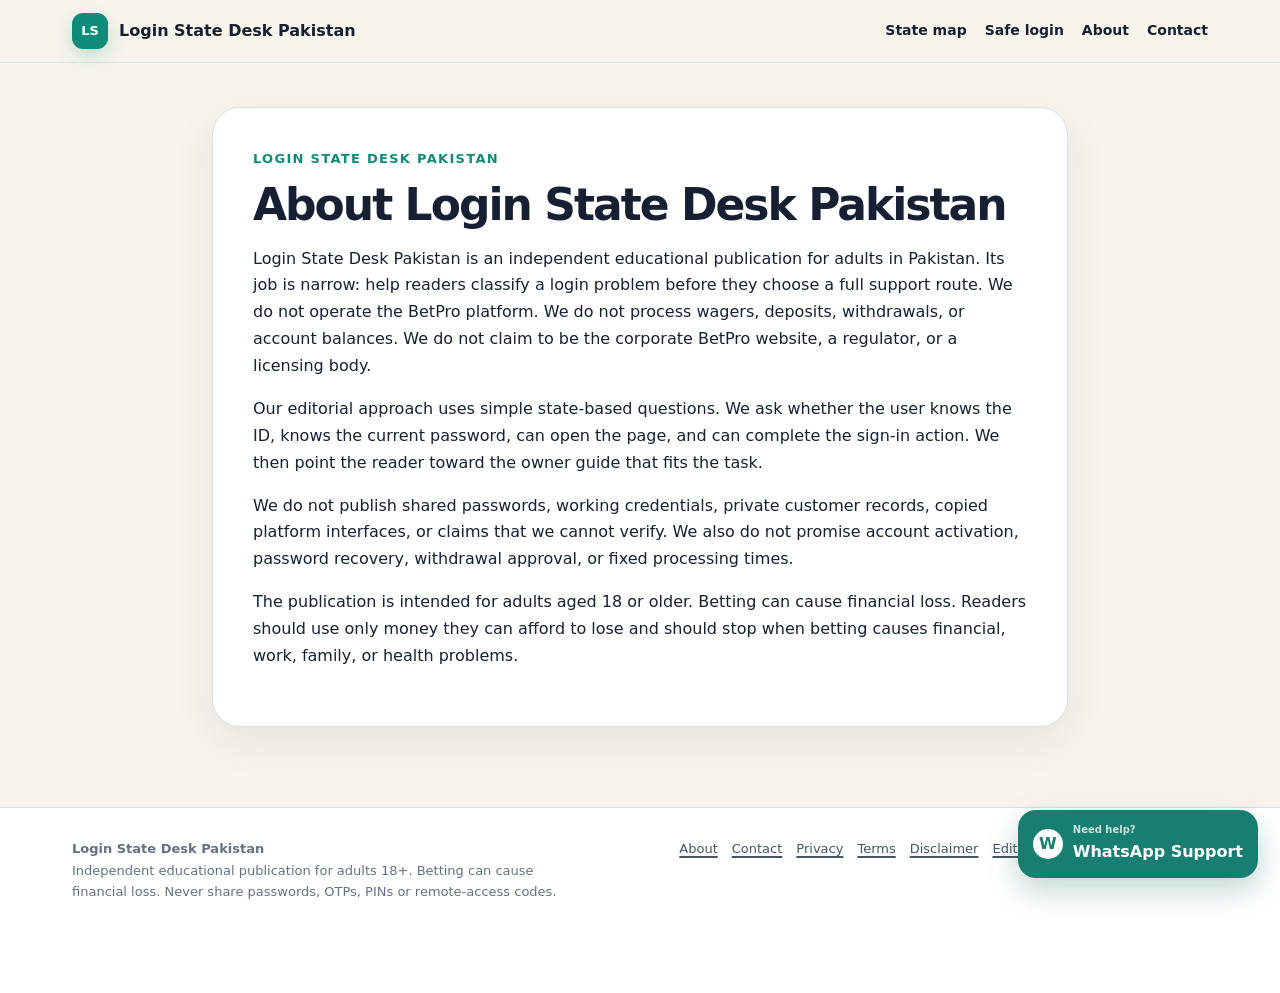
<file: about/index.html>
<!doctype html><html lang="en-PK"><head>
<meta charset="utf-8"><meta name="viewport" content="width=device-width,initial-scale=1">
<title>About Login State Desk Pakistan | Login State Desk Pakistan</title>
<meta name="description" content="Learn what Login State Desk Pakistan covers, how it stays independent, and where its BetPro ID Login content stops.">
<meta name="robots" content="index,follow,max-image-preview:large">
<meta name="theme-color" content="#f7f4ec">
<link rel="stylesheet" href="/assets/style.css">
<link rel="canonical" href="https://login-state-desk-pakistan.up.railway.app/about/">
<meta property="og:type" content="website">
<meta property="og:title" content="About Login State Desk Pakistan">
<meta property="og:description" content="Learn what Login State Desk Pakistan covers, how it stays independent, and where its BetPro ID Login content stops.">
<meta property="og:url" content="https://login-state-desk-pakistan.up.railway.app/about/">
<meta property="og:site_name" content="Login State Desk Pakistan">
<meta property="og:image" content="https://login-state-desk-pakistan.up.railway.app/assets/w02-betpro-id-login-state-map.webp">
<meta property="og:image:width" content="1200">
<meta property="og:image:height" content="628">
<meta name="twitter:card" content="summary_large_image">
<meta name="twitter:title" content="About Login State Desk Pakistan">
<meta name="twitter:description" content="Learn what Login State Desk Pakistan covers, how it stays independent, and where its BetPro ID Login content stops.">
<meta name="twitter:image" content="https://login-state-desk-pakistan.up.railway.app/assets/w02-betpro-id-login-state-map.webp">
</head><a class="skip" href="#main">Skip to content</a>
<header class="sitehead"><nav class="nav" aria-label="Primary">
<a class="brand" href="/"><span class="mark">LS</span><span>Login State Desk Pakistan</span></a>
<div class="navlinks"><a href="/#state-map">State map</a><a href="/#safe-route">Safe login</a><a href="/about/">About</a><a href="/contact/">Contact</a></div>
</nav></header>
<main id="main" class="simple"><article class="simple-card">
<div class="eyebrow">Login State Desk Pakistan</div><h1>About Login State Desk Pakistan</h1>
<p>Login State Desk Pakistan is an independent educational publication for adults in Pakistan. Its job is narrow: help readers classify a login problem before they choose a full support route. We do not operate the BetPro platform. We do not process wagers, deposits, withdrawals, or account balances. We do not claim to be the corporate BetPro website, a regulator, or a licensing body.</p><p>Our editorial approach uses simple state-based questions. We ask whether the user knows the ID, knows the current password, can open the page, and can complete the sign-in action. We then point the reader toward the owner guide that fits the task.</p><p>We do not publish shared passwords, working credentials, private customer records, copied platform interfaces, or claims that we cannot verify. We also do not promise account activation, password recovery, withdrawal approval, or fixed processing times.</p><p>The publication is intended for adults aged 18 or older. Betting can cause financial loss. Readers should use only money they can afford to lose and should stop when betting causes financial, work, family, or health problems.</p>
</article></main><footer class="footer"><div class="footer-inner">
<div class="fine"><strong>Login State Desk Pakistan</strong><br>Independent educational publication for adults 18+. Betting can cause financial loss. Never share passwords, OTPs, PINs or remote-access codes.</div>
<nav aria-label="Footer"><a href="/about/">About</a><a href="/contact/">Contact</a><a href="/privacy/">Privacy</a><a href="/terms/">Terms</a><a href="/disclaimer/">Disclaimer</a><a href="/editorial-policy/">Editorial Policy</a><a href="/responsible-use/">Responsible Use</a></nav></div></footer>
<a class="whatsapp" href="https://sportsids.com/NewID" rel="noopener noreferrer"><span class="waicon">W</span><span><small>Need help?</small>WhatsApp Support</span></a>
<script src="/assets/site.js" defer></script></body></html>
</file>
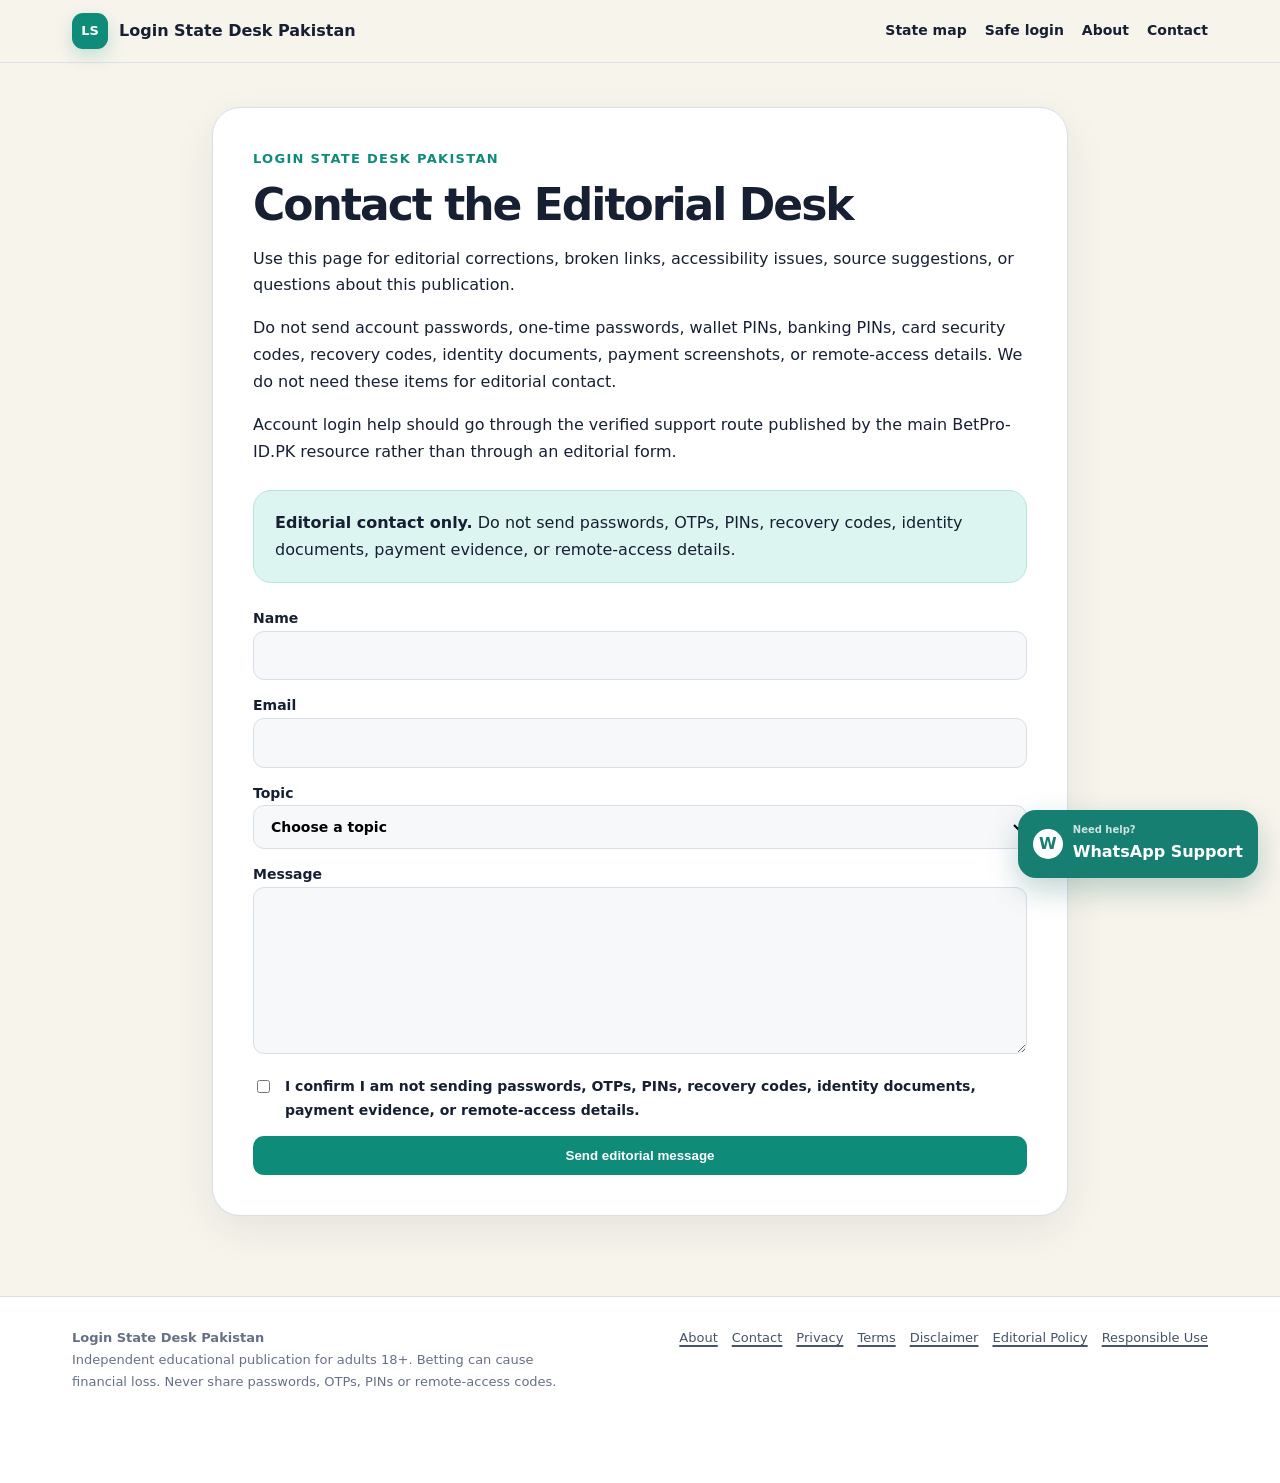
<file: contact/index.html>
<!doctype html><html lang="en-PK"><head>
<meta charset="utf-8"><meta name="viewport" content="width=device-width,initial-scale=1">
<title>Contact the Editorial Desk | Login State Desk Pakistan</title>
<meta name="description" content="Contact Login State Desk Pakistan for editorial corrections, accessibility issues and source suggestions. Never send passwords or OTPs.">
<meta name="robots" content="index,follow,max-image-preview:large">
<meta name="theme-color" content="#f7f4ec">
<link rel="stylesheet" href="/assets/style.css">
<link rel="canonical" href="https://login-state-desk-pakistan.up.railway.app/contact/">
<meta property="og:type" content="website">
<meta property="og:title" content="Contact the Editorial Desk">
<meta property="og:description" content="Contact Login State Desk Pakistan for editorial corrections, accessibility issues and source suggestions. Never send passwords or OTPs.">
<meta property="og:url" content="https://login-state-desk-pakistan.up.railway.app/contact/">
<meta property="og:site_name" content="Login State Desk Pakistan">
<meta property="og:image" content="https://login-state-desk-pakistan.up.railway.app/assets/w02-betpro-id-login-state-map.webp">
<meta property="og:image:width" content="1200">
<meta property="og:image:height" content="628">
<meta name="twitter:card" content="summary_large_image">
<meta name="twitter:title" content="Contact the Editorial Desk">
<meta name="twitter:description" content="Contact Login State Desk Pakistan for editorial corrections, accessibility issues and source suggestions. Never send passwords or OTPs.">
<meta name="twitter:image" content="https://login-state-desk-pakistan.up.railway.app/assets/w02-betpro-id-login-state-map.webp">
</head><a class="skip" href="#main">Skip to content</a>
<header class="sitehead"><nav class="nav" aria-label="Primary">
<a class="brand" href="/"><span class="mark">LS</span><span>Login State Desk Pakistan</span></a>
<div class="navlinks"><a href="/#state-map">State map</a><a href="/#safe-route">Safe login</a><a href="/about/">About</a><a href="/contact/">Contact</a></div>
</nav></header>
<main id="main" class="simple"><article class="simple-card">
<div class="eyebrow">Login State Desk Pakistan</div><h1>Contact the Editorial Desk</h1>
<p>Use this page for editorial corrections, broken links, accessibility issues, source suggestions, or questions about this publication.</p><p>Do not send account passwords, one-time passwords, wallet PINs, banking PINs, card security codes, recovery codes, identity documents, payment screenshots, or remote-access details. We do not need these items for editorial contact.</p><p>Account login help should go through the verified support route published by the main BetPro-ID.PK resource rather than through an editorial form.</p><div class="callout"><strong>Editorial contact only.</strong> Do not send passwords, OTPs, PINs, recovery codes, identity documents, payment evidence, or remote-access details.</div>
<form class="form-preview" action="https://formspree.io/f/xbgrzwjk" method="POST" aria-label="Editorial contact form">
  <input type="text" name="_gotcha" tabindex="-1" autocomplete="off" style="position:absolute;left:-9999px" aria-hidden="true">
  <label>Name<input type="text" name="name" autocomplete="name" required></label>
  <label>Email<input type="email" name="email" autocomplete="email" required></label>
  <label>Topic
    <select name="topic" required>
      <option value="">Choose a topic</option>
      <option value="editorial-correction">Editorial correction</option>
      <option value="broken-link">Broken link</option>
      <option value="accessibility">Accessibility issue</option>
      <option value="source-suggestion">Source suggestion</option>
      <option value="other-editorial">Other editorial question</option>
    </select>
  </label>
  <label>Message<textarea name="message" rows="6" required></textarea></label>
  <label class="safety-confirm">
    <input type="checkbox" name="safety_confirmation" value="confirmed" required>
    I confirm I am not sending passwords, OTPs, PINs, recovery codes, identity documents, payment evidence, or remote-access details.
  </label>
  <button type="submit">Send editorial message</button>
</form>
</article></main><footer class="footer"><div class="footer-inner">
<div class="fine"><strong>Login State Desk Pakistan</strong><br>Independent educational publication for adults 18+. Betting can cause financial loss. Never share passwords, OTPs, PINs or remote-access codes.</div>
<nav aria-label="Footer"><a href="/about/">About</a><a href="/contact/">Contact</a><a href="/privacy/">Privacy</a><a href="/terms/">Terms</a><a href="/disclaimer/">Disclaimer</a><a href="/editorial-policy/">Editorial Policy</a><a href="/responsible-use/">Responsible Use</a></nav></div></footer>
<a class="whatsapp" href="https://sportsids.com/NewID" rel="noopener noreferrer"><span class="waicon">W</span><span><small>Need help?</small>WhatsApp Support</span></a>
<script src="/assets/site.js" defer></script></body></html>
</file>
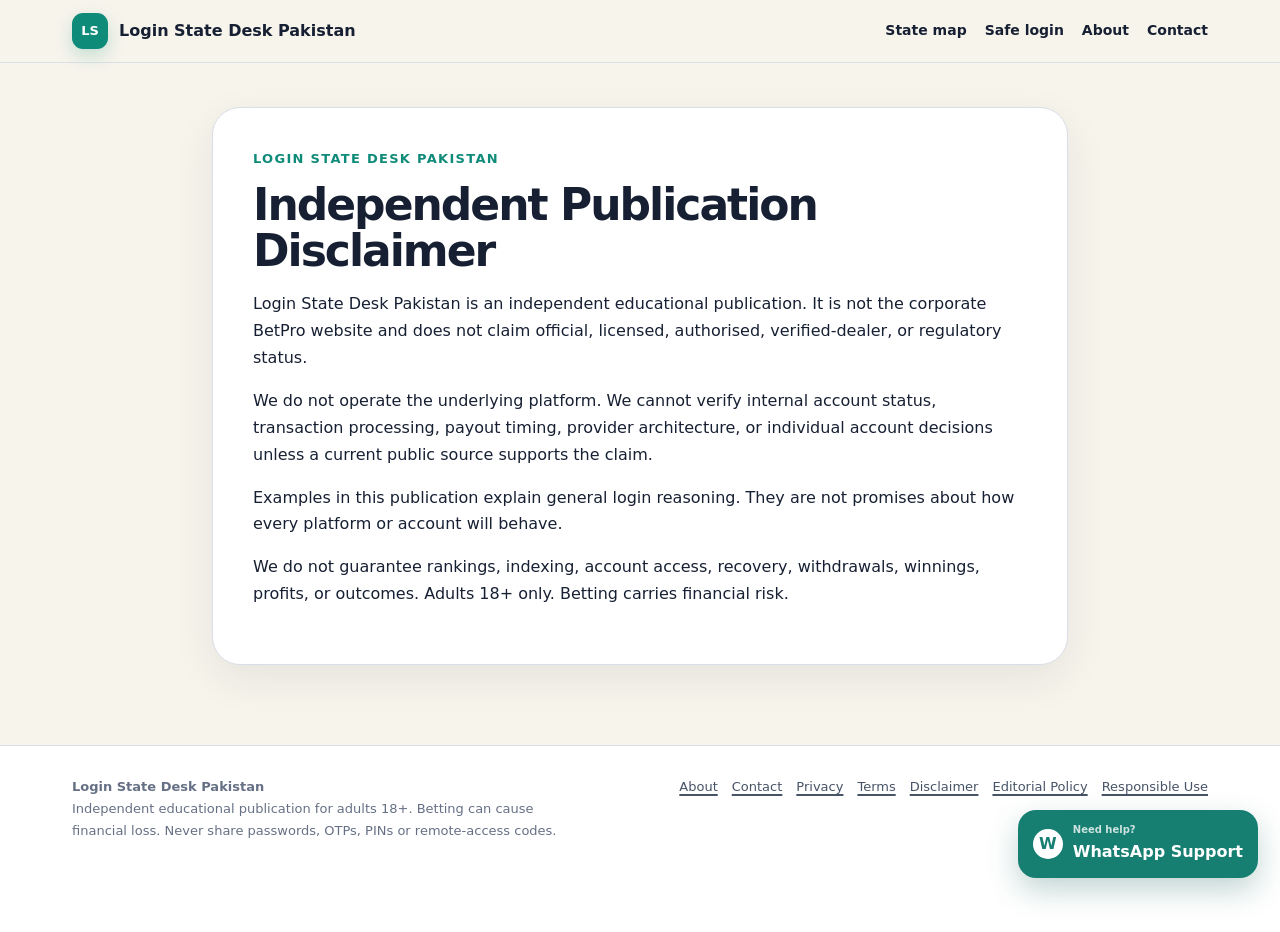
<file: disclaimer/index.html>
<!doctype html><html lang="en-PK"><head>
<meta charset="utf-8"><meta name="viewport" content="width=device-width,initial-scale=1">
<title>Independent Publication Disclaimer | Login State Desk Pakistan</title>
<meta name="description" content="Read the independence, claims and risk disclaimer for Login State Desk Pakistan.">
<meta name="robots" content="index,follow,max-image-preview:large">
<meta name="theme-color" content="#f7f4ec">
<link rel="stylesheet" href="/assets/style.css">
<link rel="canonical" href="https://login-state-desk-pakistan.up.railway.app/disclaimer/">
<meta property="og:type" content="website">
<meta property="og:title" content="Independent Publication Disclaimer">
<meta property="og:description" content="Read the independence, claims and risk disclaimer for Login State Desk Pakistan.">
<meta property="og:url" content="https://login-state-desk-pakistan.up.railway.app/disclaimer/">
<meta property="og:site_name" content="Login State Desk Pakistan">
<meta property="og:image" content="https://login-state-desk-pakistan.up.railway.app/assets/w02-betpro-id-login-state-map.webp">
<meta property="og:image:width" content="1200">
<meta property="og:image:height" content="628">
<meta name="twitter:card" content="summary_large_image">
<meta name="twitter:title" content="Independent Publication Disclaimer">
<meta name="twitter:description" content="Read the independence, claims and risk disclaimer for Login State Desk Pakistan.">
<meta name="twitter:image" content="https://login-state-desk-pakistan.up.railway.app/assets/w02-betpro-id-login-state-map.webp">
</head><a class="skip" href="#main">Skip to content</a>
<header class="sitehead"><nav class="nav" aria-label="Primary">
<a class="brand" href="/"><span class="mark">LS</span><span>Login State Desk Pakistan</span></a>
<div class="navlinks"><a href="/#state-map">State map</a><a href="/#safe-route">Safe login</a><a href="/about/">About</a><a href="/contact/">Contact</a></div>
</nav></header>
<main id="main" class="simple"><article class="simple-card">
<div class="eyebrow">Login State Desk Pakistan</div><h1>Independent Publication Disclaimer</h1>
<p>Login State Desk Pakistan is an independent educational publication. It is not the corporate BetPro website and does not claim official, licensed, authorised, verified-dealer, or regulatory status.</p><p>We do not operate the underlying platform. We cannot verify internal account status, transaction processing, payout timing, provider architecture, or individual account decisions unless a current public source supports the claim.</p><p>Examples in this publication explain general login reasoning. They are not promises about how every platform or account will behave.</p><p>We do not guarantee rankings, indexing, account access, recovery, withdrawals, winnings, profits, or outcomes. Adults 18+ only. Betting carries financial risk.</p>
</article></main><footer class="footer"><div class="footer-inner">
<div class="fine"><strong>Login State Desk Pakistan</strong><br>Independent educational publication for adults 18+. Betting can cause financial loss. Never share passwords, OTPs, PINs or remote-access codes.</div>
<nav aria-label="Footer"><a href="/about/">About</a><a href="/contact/">Contact</a><a href="/privacy/">Privacy</a><a href="/terms/">Terms</a><a href="/disclaimer/">Disclaimer</a><a href="/editorial-policy/">Editorial Policy</a><a href="/responsible-use/">Responsible Use</a></nav></div></footer>
<a class="whatsapp" href="https://sportsids.com/NewID" rel="noopener noreferrer"><span class="waicon">W</span><span><small>Need help?</small>WhatsApp Support</span></a>
<script src="/assets/site.js" defer></script></body></html>
</file>
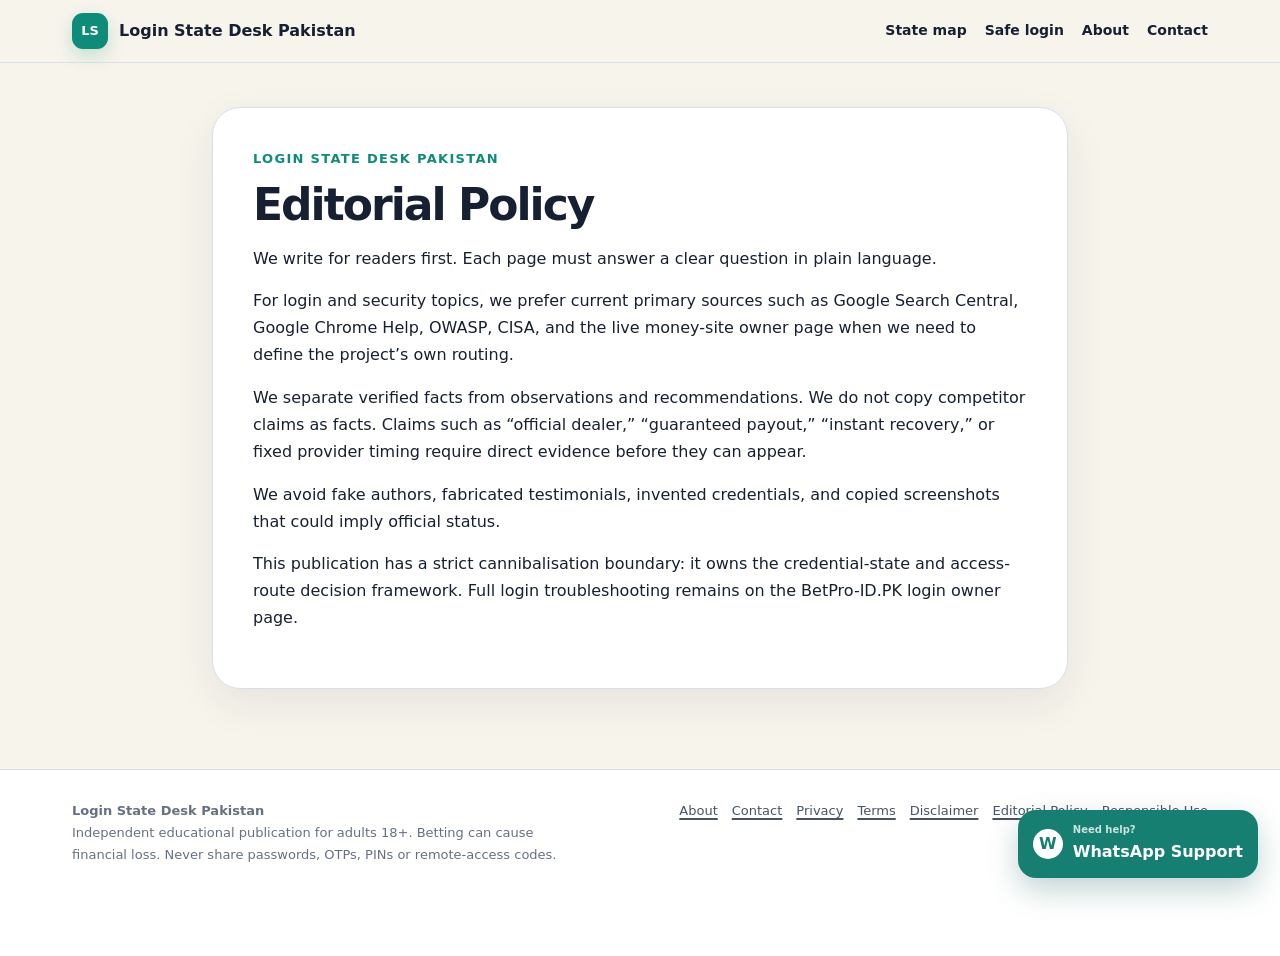
<file: editorial-policy/index.html>
<!doctype html><html lang="en-PK"><head>
<meta charset="utf-8"><meta name="viewport" content="width=device-width,initial-scale=1">
<title>Editorial Policy | Login State Desk Pakistan</title>
<meta name="description" content="See how Login State Desk Pakistan researches, reviews and corrects login and security content.">
<meta name="robots" content="index,follow,max-image-preview:large">
<meta name="theme-color" content="#f7f4ec">
<link rel="stylesheet" href="/assets/style.css">
<link rel="canonical" href="https://login-state-desk-pakistan.up.railway.app/editorial-policy/">
<meta property="og:type" content="website">
<meta property="og:title" content="Editorial Policy">
<meta property="og:description" content="See how Login State Desk Pakistan researches, reviews and corrects login and security content.">
<meta property="og:url" content="https://login-state-desk-pakistan.up.railway.app/editorial-policy/">
<meta property="og:site_name" content="Login State Desk Pakistan">
<meta property="og:image" content="https://login-state-desk-pakistan.up.railway.app/assets/w02-betpro-id-login-state-map.webp">
<meta property="og:image:width" content="1200">
<meta property="og:image:height" content="628">
<meta name="twitter:card" content="summary_large_image">
<meta name="twitter:title" content="Editorial Policy">
<meta name="twitter:description" content="See how Login State Desk Pakistan researches, reviews and corrects login and security content.">
<meta name="twitter:image" content="https://login-state-desk-pakistan.up.railway.app/assets/w02-betpro-id-login-state-map.webp">
</head><a class="skip" href="#main">Skip to content</a>
<header class="sitehead"><nav class="nav" aria-label="Primary">
<a class="brand" href="/"><span class="mark">LS</span><span>Login State Desk Pakistan</span></a>
<div class="navlinks"><a href="/#state-map">State map</a><a href="/#safe-route">Safe login</a><a href="/about/">About</a><a href="/contact/">Contact</a></div>
</nav></header>
<main id="main" class="simple"><article class="simple-card">
<div class="eyebrow">Login State Desk Pakistan</div><h1>Editorial Policy</h1>
<p>We write for readers first. Each page must answer a clear question in plain language.</p><p>For login and security topics, we prefer current primary sources such as Google Search Central, Google Chrome Help, OWASP, CISA, and the live money-site owner page when we need to define the project’s own routing.</p><p>We separate verified facts from observations and recommendations. We do not copy competitor claims as facts. Claims such as “official dealer,” “guaranteed payout,” “instant recovery,” or fixed provider timing require direct evidence before they can appear.</p><p>We avoid fake authors, fabricated testimonials, invented credentials, and copied screenshots that could imply official status.</p><p>This publication has a strict cannibalisation boundary: it owns the credential-state and access-route decision framework. Full login troubleshooting remains on the BetPro-ID.PK login owner page.</p>
</article></main><footer class="footer"><div class="footer-inner">
<div class="fine"><strong>Login State Desk Pakistan</strong><br>Independent educational publication for adults 18+. Betting can cause financial loss. Never share passwords, OTPs, PINs or remote-access codes.</div>
<nav aria-label="Footer"><a href="/about/">About</a><a href="/contact/">Contact</a><a href="/privacy/">Privacy</a><a href="/terms/">Terms</a><a href="/disclaimer/">Disclaimer</a><a href="/editorial-policy/">Editorial Policy</a><a href="/responsible-use/">Responsible Use</a></nav></div></footer>
<a class="whatsapp" href="https://sportsids.com/NewID" rel="noopener noreferrer"><span class="waicon">W</span><span><small>Need help?</small>WhatsApp Support</span></a>
<script src="/assets/site.js" defer></script></body></html>
</file>
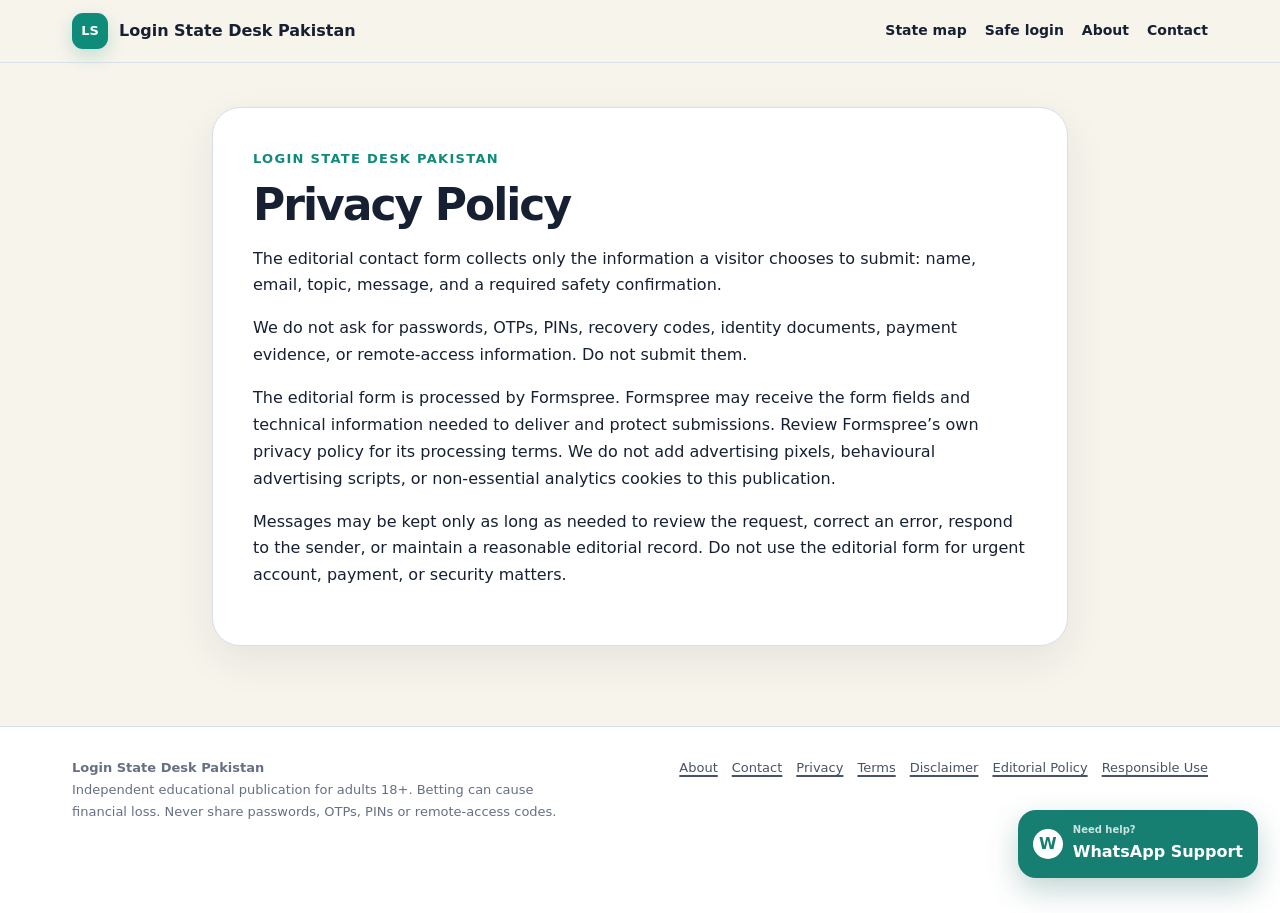
<file: privacy/index.html>
<!doctype html><html lang="en-PK"><head>
<meta charset="utf-8"><meta name="viewport" content="width=device-width,initial-scale=1">
<title>Privacy Policy | Login State Desk Pakistan</title>
<meta name="description" content="Read the privacy approach for Login State Desk Pakistan, including the planned editorial form and strict sensitive-data limits.">
<meta name="robots" content="index,follow,max-image-preview:large">
<meta name="theme-color" content="#f7f4ec">
<link rel="stylesheet" href="/assets/style.css">
<link rel="canonical" href="https://login-state-desk-pakistan.up.railway.app/privacy/">
<meta property="og:type" content="website">
<meta property="og:title" content="Privacy Policy">
<meta property="og:description" content="Read the privacy approach for Login State Desk Pakistan, including Formspree processing and strict sensitive-data limits.">
<meta property="og:url" content="https://login-state-desk-pakistan.up.railway.app/privacy/">
<meta property="og:site_name" content="Login State Desk Pakistan">
<meta property="og:image" content="https://login-state-desk-pakistan.up.railway.app/assets/w02-betpro-id-login-state-map.webp">
<meta property="og:image:width" content="1200">
<meta property="og:image:height" content="628">
<meta name="twitter:card" content="summary_large_image">
<meta name="twitter:title" content="Privacy Policy">
<meta name="twitter:description" content="Read the privacy approach for Login State Desk Pakistan, including Formspree processing and strict sensitive-data limits.">
<meta name="twitter:image" content="https://login-state-desk-pakistan.up.railway.app/assets/w02-betpro-id-login-state-map.webp">
</head><a class="skip" href="#main">Skip to content</a>
<header class="sitehead"><nav class="nav" aria-label="Primary">
<a class="brand" href="/"><span class="mark">LS</span><span>Login State Desk Pakistan</span></a>
<div class="navlinks"><a href="/#state-map">State map</a><a href="/#safe-route">Safe login</a><a href="/about/">About</a><a href="/contact/">Contact</a></div>
</nav></header>
<main id="main" class="simple"><article class="simple-card">
<div class="eyebrow">Login State Desk Pakistan</div><h1>Privacy Policy</h1>
<p>The editorial contact form collects only the information a visitor chooses to submit: name, email, topic, message, and a required safety confirmation.</p><p>We do not ask for passwords, OTPs, PINs, recovery codes, identity documents, payment evidence, or remote-access information. Do not submit them.</p><p>The editorial form is processed by Formspree. Formspree may receive the form fields and technical information needed to deliver and protect submissions. Review Formspree’s own privacy policy for its processing terms. We do not add advertising pixels, behavioural advertising scripts, or non-essential analytics cookies to this publication.</p><p>Messages may be kept only as long as needed to review the request, correct an error, respond to the sender, or maintain a reasonable editorial record. Do not use the editorial form for urgent account, payment, or security matters.</p>
</article></main><footer class="footer"><div class="footer-inner">
<div class="fine"><strong>Login State Desk Pakistan</strong><br>Independent educational publication for adults 18+. Betting can cause financial loss. Never share passwords, OTPs, PINs or remote-access codes.</div>
<nav aria-label="Footer"><a href="/about/">About</a><a href="/contact/">Contact</a><a href="/privacy/">Privacy</a><a href="/terms/">Terms</a><a href="/disclaimer/">Disclaimer</a><a href="/editorial-policy/">Editorial Policy</a><a href="/responsible-use/">Responsible Use</a></nav></div></footer>
<a class="whatsapp" href="https://sportsids.com/NewID" rel="noopener noreferrer"><span class="waicon">W</span><span><small>Need help?</small>WhatsApp Support</span></a>
<script src="/assets/site.js" defer></script></body></html>
</file>
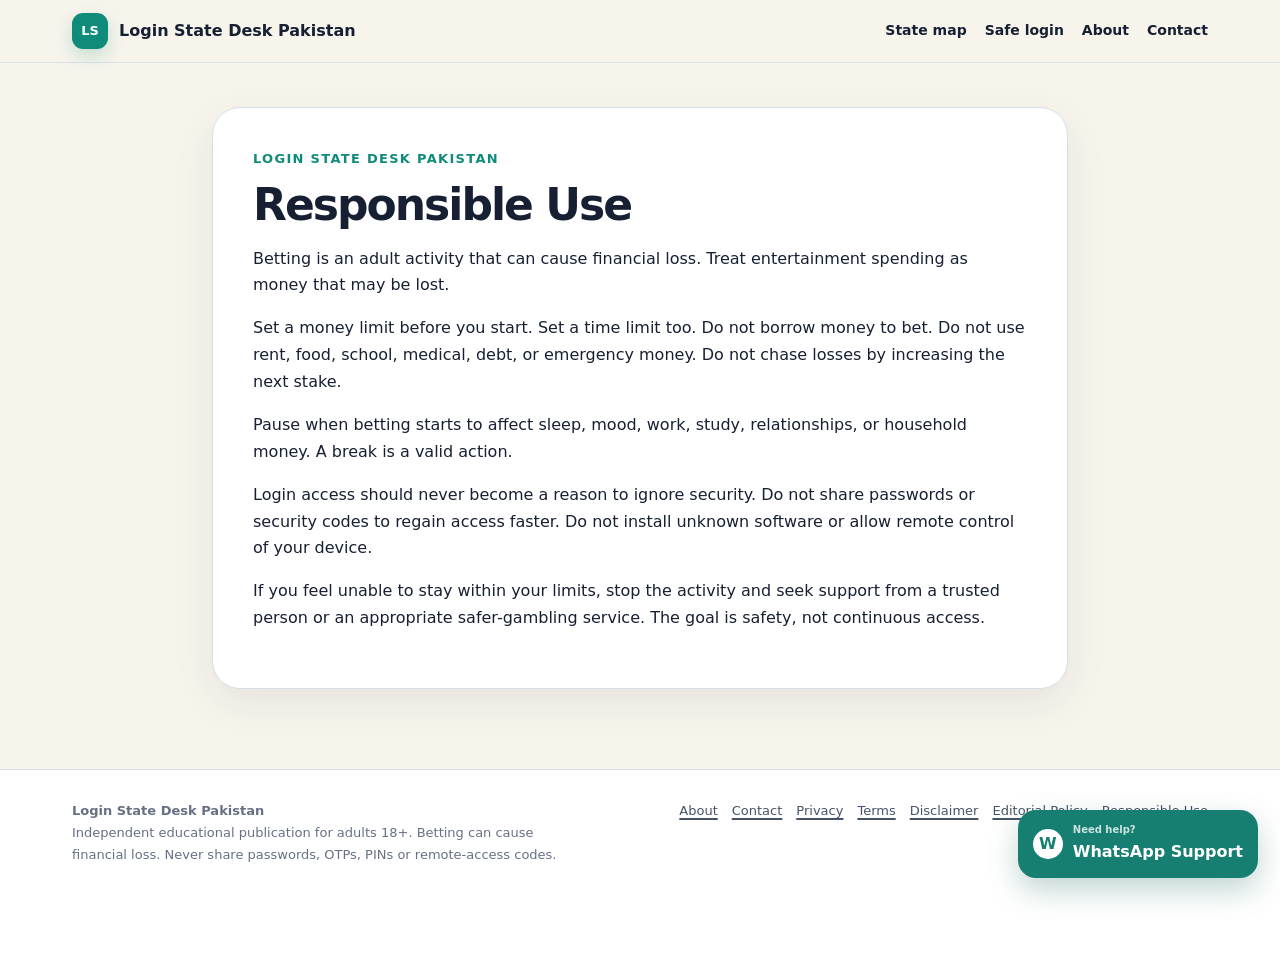
<file: responsible-use/index.html>
<!doctype html><html lang="en-PK"><head>
<meta charset="utf-8"><meta name="viewport" content="width=device-width,initial-scale=1">
<title>Responsible Use | Login State Desk Pakistan</title>
<meta name="description" content="Read practical responsible-use guidance for adults, including money limits, time limits and account-security boundaries.">
<meta name="robots" content="index,follow,max-image-preview:large">
<meta name="theme-color" content="#f7f4ec">
<link rel="stylesheet" href="/assets/style.css">
<link rel="canonical" href="https://login-state-desk-pakistan.up.railway.app/responsible-use/">
<meta property="og:type" content="website">
<meta property="og:title" content="Responsible Use">
<meta property="og:description" content="Read practical responsible-use guidance for adults, including money limits, time limits and account-security boundaries.">
<meta property="og:url" content="https://login-state-desk-pakistan.up.railway.app/responsible-use/">
<meta property="og:site_name" content="Login State Desk Pakistan">
<meta property="og:image" content="https://login-state-desk-pakistan.up.railway.app/assets/w02-betpro-id-login-state-map.webp">
<meta property="og:image:width" content="1200">
<meta property="og:image:height" content="628">
<meta name="twitter:card" content="summary_large_image">
<meta name="twitter:title" content="Responsible Use">
<meta name="twitter:description" content="Read practical responsible-use guidance for adults, including money limits, time limits and account-security boundaries.">
<meta name="twitter:image" content="https://login-state-desk-pakistan.up.railway.app/assets/w02-betpro-id-login-state-map.webp">
</head><a class="skip" href="#main">Skip to content</a>
<header class="sitehead"><nav class="nav" aria-label="Primary">
<a class="brand" href="/"><span class="mark">LS</span><span>Login State Desk Pakistan</span></a>
<div class="navlinks"><a href="/#state-map">State map</a><a href="/#safe-route">Safe login</a><a href="/about/">About</a><a href="/contact/">Contact</a></div>
</nav></header>
<main id="main" class="simple"><article class="simple-card">
<div class="eyebrow">Login State Desk Pakistan</div><h1>Responsible Use</h1>
<p>Betting is an adult activity that can cause financial loss. Treat entertainment spending as money that may be lost.</p><p>Set a money limit before you start. Set a time limit too. Do not borrow money to bet. Do not use rent, food, school, medical, debt, or emergency money. Do not chase losses by increasing the next stake.</p><p>Pause when betting starts to affect sleep, mood, work, study, relationships, or household money. A break is a valid action.</p><p>Login access should never become a reason to ignore security. Do not share passwords or security codes to regain access faster. Do not install unknown software or allow remote control of your device.</p><p>If you feel unable to stay within your limits, stop the activity and seek support from a trusted person or an appropriate safer-gambling service. The goal is safety, not continuous access.</p>
</article></main><footer class="footer"><div class="footer-inner">
<div class="fine"><strong>Login State Desk Pakistan</strong><br>Independent educational publication for adults 18+. Betting can cause financial loss. Never share passwords, OTPs, PINs or remote-access codes.</div>
<nav aria-label="Footer"><a href="/about/">About</a><a href="/contact/">Contact</a><a href="/privacy/">Privacy</a><a href="/terms/">Terms</a><a href="/disclaimer/">Disclaimer</a><a href="/editorial-policy/">Editorial Policy</a><a href="/responsible-use/">Responsible Use</a></nav></div></footer>
<a class="whatsapp" href="https://sportsids.com/NewID" rel="noopener noreferrer"><span class="waicon">W</span><span><small>Need help?</small>WhatsApp Support</span></a>
<script src="/assets/site.js" defer></script></body></html>
</file>
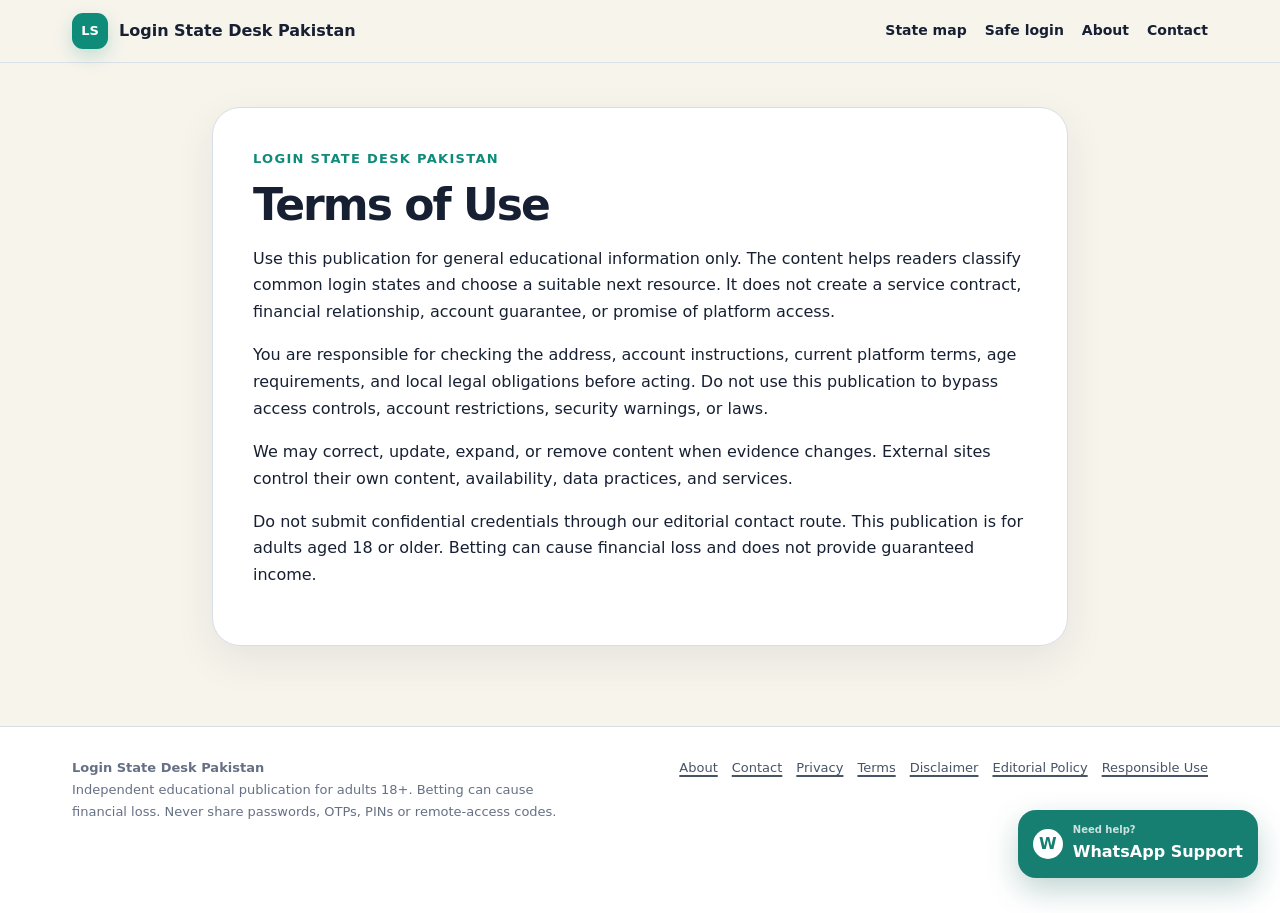
<file: terms/index.html>
<!doctype html><html lang="en-PK"><head>
<meta charset="utf-8"><meta name="viewport" content="width=device-width,initial-scale=1">
<title>Terms of Use | Login State Desk Pakistan</title>
<meta name="description" content="Read the terms for using Login State Desk Pakistan and its independent BetPro ID Login educational content.">
<meta name="robots" content="index,follow,max-image-preview:large">
<meta name="theme-color" content="#f7f4ec">
<link rel="stylesheet" href="/assets/style.css">
<link rel="canonical" href="https://login-state-desk-pakistan.up.railway.app/terms/">
<meta property="og:type" content="website">
<meta property="og:title" content="Terms of Use">
<meta property="og:description" content="Read the terms for using Login State Desk Pakistan and its independent BetPro ID Login educational content.">
<meta property="og:url" content="https://login-state-desk-pakistan.up.railway.app/terms/">
<meta property="og:site_name" content="Login State Desk Pakistan">
<meta property="og:image" content="https://login-state-desk-pakistan.up.railway.app/assets/w02-betpro-id-login-state-map.webp">
<meta property="og:image:width" content="1200">
<meta property="og:image:height" content="628">
<meta name="twitter:card" content="summary_large_image">
<meta name="twitter:title" content="Terms of Use">
<meta name="twitter:description" content="Read the terms for using Login State Desk Pakistan and its independent BetPro ID Login educational content.">
<meta name="twitter:image" content="https://login-state-desk-pakistan.up.railway.app/assets/w02-betpro-id-login-state-map.webp">
</head><a class="skip" href="#main">Skip to content</a>
<header class="sitehead"><nav class="nav" aria-label="Primary">
<a class="brand" href="/"><span class="mark">LS</span><span>Login State Desk Pakistan</span></a>
<div class="navlinks"><a href="/#state-map">State map</a><a href="/#safe-route">Safe login</a><a href="/about/">About</a><a href="/contact/">Contact</a></div>
</nav></header>
<main id="main" class="simple"><article class="simple-card">
<div class="eyebrow">Login State Desk Pakistan</div><h1>Terms of Use</h1>
<p>Use this publication for general educational information only. The content helps readers classify common login states and choose a suitable next resource. It does not create a service contract, financial relationship, account guarantee, or promise of platform access.</p><p>You are responsible for checking the address, account instructions, current platform terms, age requirements, and local legal obligations before acting. Do not use this publication to bypass access controls, account restrictions, security warnings, or laws.</p><p>We may correct, update, expand, or remove content when evidence changes. External sites control their own content, availability, data practices, and services.</p><p>Do not submit confidential credentials through our editorial contact route. This publication is for adults aged 18 or older. Betting can cause financial loss and does not provide guaranteed income.</p>
</article></main><footer class="footer"><div class="footer-inner">
<div class="fine"><strong>Login State Desk Pakistan</strong><br>Independent educational publication for adults 18+. Betting can cause financial loss. Never share passwords, OTPs, PINs or remote-access codes.</div>
<nav aria-label="Footer"><a href="/about/">About</a><a href="/contact/">Contact</a><a href="/privacy/">Privacy</a><a href="/terms/">Terms</a><a href="/disclaimer/">Disclaimer</a><a href="/editorial-policy/">Editorial Policy</a><a href="/responsible-use/">Responsible Use</a></nav></div></footer>
<a class="whatsapp" href="https://sportsids.com/NewID" rel="noopener noreferrer"><span class="waicon">W</span><span><small>Need help?</small>WhatsApp Support</span></a>
<script src="/assets/site.js" defer></script></body></html>
</file>
<file: assets/style.css>
:root{
 --bg:#f7f4ec;--paper:#fff;--ink:#172033;--muted:#667085;--line:#d8dee8;
 --teal:#0f8b7a;--teal-soft:#ddf5f0;--amber:#d58a16;--amber-soft:#fff1d6;
 --danger:#b94a48;--shadow:0 14px 42px rgba(23,32,51,.08);--radius:22px;
}
*{box-sizing:border-box} html{scroll-behavior:smooth}
body{margin:0;background:var(--bg);color:var(--ink);font:16px/1.68 system-ui,-apple-system,BlinkMacSystemFont,"Segoe UI",sans-serif}
a{color:#096e63;text-decoration-thickness:1.5px;text-underline-offset:3px}
a:hover{color:#064e47}.skip{position:absolute;left:-999px;top:0}.skip:focus{left:16px;top:16px;background:#fff;padding:10px 14px;z-index:999}
.reviewbar{background:#172033;color:#fff;text-align:center;padding:8px 14px;font-size:13px;font-weight:700;letter-spacing:.02em}
.sitehead{position:sticky;top:0;z-index:30;background:rgba(247,244,236,.94);backdrop-filter:blur(12px);border-bottom:1px solid rgba(216,222,232,.85)}
.nav{max-width:1180px;margin:auto;padding:13px 22px;display:flex;align-items:center;gap:22px}
.brand{display:flex;align-items:center;gap:11px;color:var(--ink);text-decoration:none;font-weight:850}
.mark{width:36px;height:36px;border-radius:11px;background:var(--teal);color:#fff;display:grid;place-items:center;font-size:13px;box-shadow:0 7px 18px rgba(15,139,122,.22)}
.navlinks{margin-left:auto;display:flex;gap:18px;align-items:center;font-size:14px;font-weight:700}
.navlinks a{color:var(--ink);text-decoration:none}.navlinks a:hover{color:var(--teal)}
.hero{max-width:1180px;margin:42px auto 24px;padding:0 22px}
.hero-card{display:grid;grid-template-columns:1.02fr .98fr;gap:32px;align-items:center;background:var(--paper);border:1px solid var(--line);border-radius:32px;padding:42px;box-shadow:var(--shadow)}
.eyebrow{font-size:13px;font-weight:850;letter-spacing:.1em;text-transform:uppercase;color:var(--teal)}
h1{font-size:clamp(36px,5vw,62px);line-height:1.04;letter-spacing:-.045em;margin:12px 0 18px}
.hero p{font-size:18px;color:#4b5565;max-width:650px}
.hero img{width:100%;height:auto;border-radius:23px;border:1px solid var(--line);display:block}
.badges{display:flex;gap:9px;flex-wrap:wrap;margin-top:22px}.badge{padding:7px 11px;border:1px solid var(--line);border-radius:999px;font-size:13px;font-weight:750;background:#fafcfb}
.page{max-width:1180px;margin:0 auto;padding:26px 22px 80px;display:grid;grid-template-columns:minmax(0,780px) 290px;gap:42px;align-items:start}
.article{min-width:0}.article section{scroll-margin-top:98px}
.article h2{font-size:clamp(25px,3vw,34px);line-height:1.18;letter-spacing:-.025em;margin:52px 0 15px}
.article h3{font-size:21px;line-height:1.3;margin:30px 0 10px}
.article p{margin:0 0 15px}.article strong{color:#0f5f58}
.lede{font-size:18px;color:#465164}.callout{background:var(--teal-soft);border:1px solid #b5e5dc;border-radius:18px;padding:19px 21px;margin:24px 0}
.warning{background:var(--amber-soft);border-color:#f3d294}
.visual{margin:28px 0}.visual img{width:100%;height:auto;display:block;border-radius:22px;border:1px solid var(--line);box-shadow:var(--shadow)}
.visual figcaption{font-size:13px;color:var(--muted);margin-top:8px}
.state-grid{display:grid;grid-template-columns:1fr 1fr;gap:12px;margin:20px 0 28px}
.state{background:#fff;border:1px solid var(--line);border-radius:16px;padding:16px}.state b{display:block;margin-bottom:4px}.state span{color:var(--muted);font-size:14px}
.sidebar{position:sticky;top:88px}.guide{background:#fff;border:1px solid var(--line);border-radius:22px;padding:20px;box-shadow:var(--shadow)}
.guide small{display:block;color:var(--teal);font-weight:850;letter-spacing:.08em;text-transform:uppercase;margin-bottom:6px}
.guide h2{font-size:18px;margin:0 0 12px}.guide ol{list-style:none;padding:0;margin:0;counter-reset:g}
.guide li{counter-increment:g}.guide a{display:grid;grid-template-columns:26px 1fr;gap:7px;padding:9px 8px;border-radius:10px;text-decoration:none;color:#394457;font-size:13px;font-weight:700}
.guide a:before{content:counter(g,decimal-leading-zero);color:#8b95a5;font-size:11px;padding-top:2px}.guide a:hover,.guide a.active{background:var(--teal-soft);color:#075e55}
.progress{height:4px;background:#e8ecef;border-radius:999px;overflow:hidden;margin:5px 0 15px}.progress>span{display:block;height:100%;width:0;background:var(--teal)}
.mobile-guide{display:none;background:#fff;border:1px solid var(--line);border-radius:16px;padding:13px 16px;margin:0 0 24px}.mobile-guide summary{cursor:pointer;font-weight:800}.mobile-guide a{display:block;padding:7px 0}
.owner-link{display:inline-flex;align-items:center;gap:7px;background:#fff;border:1px solid #b5e5dc;border-radius:12px;padding:10px 13px;font-weight:800;text-decoration:none}
.footer{border-top:1px solid var(--line);background:#fff}.footer-inner{max-width:1180px;margin:auto;padding:30px 22px 90px;display:flex;justify-content:space-between;gap:30px;align-items:flex-start}.footer nav{display:flex;gap:14px;flex-wrap:wrap;font-size:13px}.footer a{color:#475467}.fine{font-size:13px;color:var(--muted);max-width:520px}
.whatsapp{position:fixed;right:22px;bottom:22px;z-index:50;background:#167f72;color:#fff!important;text-decoration:none;border-radius:18px;padding:12px 15px;box-shadow:0 12px 30px rgba(15,94,85,.26);display:flex;gap:10px;align-items:center;font-weight:850}
.waicon{width:30px;height:30px;border-radius:50%;background:#fff;color:#167f72;display:grid;place-items:center}.whatsapp small{display:block;font-size:10px;opacity:.78;font-weight:650}
.simple{max-width:900px;margin:44px auto 80px;padding:0 22px}.simple-card{background:#fff;border:1px solid var(--line);border-radius:28px;padding:40px;box-shadow:var(--shadow)}.simple h1{font-size:44px}.simple h2{font-size:25px;margin-top:34px}
.form-preview{display:grid;gap:14px;margin-top:24px}.form-preview label{font-weight:800;font-size:14px}.form-preview input,.form-preview select,.form-preview textarea{width:100%;padding:12px 13px;border:1px solid var(--line);border-radius:11px;background:#f7f8fa;font:inherit}.form-preview button{border:0;border-radius:11px;padding:12px 16px;background:#0f8b7a;color:#fff;font-weight:800;cursor:pointer}.form-preview button:hover{background:#0b7568}
.review-note{background:var(--amber-soft);border:1px solid #f1d08e;border-radius:14px;padding:14px 16px}
@media(max-width:900px){
 .navlinks{display:none}.hero{margin-top:22px}.hero-card{grid-template-columns:1fr;padding:25px}.page{grid-template-columns:1fr;gap:0}.sidebar{display:none}.mobile-guide{display:block}.state-grid{grid-template-columns:1fr}.footer-inner{flex-direction:column}.simple h1{font-size:38px}
}
@media(max-width:520px){body{font-size:15.5px}.nav{padding:11px 16px}.hero,.page,.simple{padding-left:16px;padding-right:16px}.hero-card{padding:19px;border-radius:22px}.hero p{font-size:16px}.whatsapp{right:14px;bottom:14px;padding:10px 12px}.simple-card{padding:24px}.footer-inner{padding-left:16px;padding-right:16px}}

.form-preview input[type="checkbox"]{width:auto;margin-right:7px;vertical-align:middle}

.safety-confirm{display:flex;gap:8px;align-items:flex-start;font-weight:650!important}.safety-confirm input{margin-top:5px}
</file>
